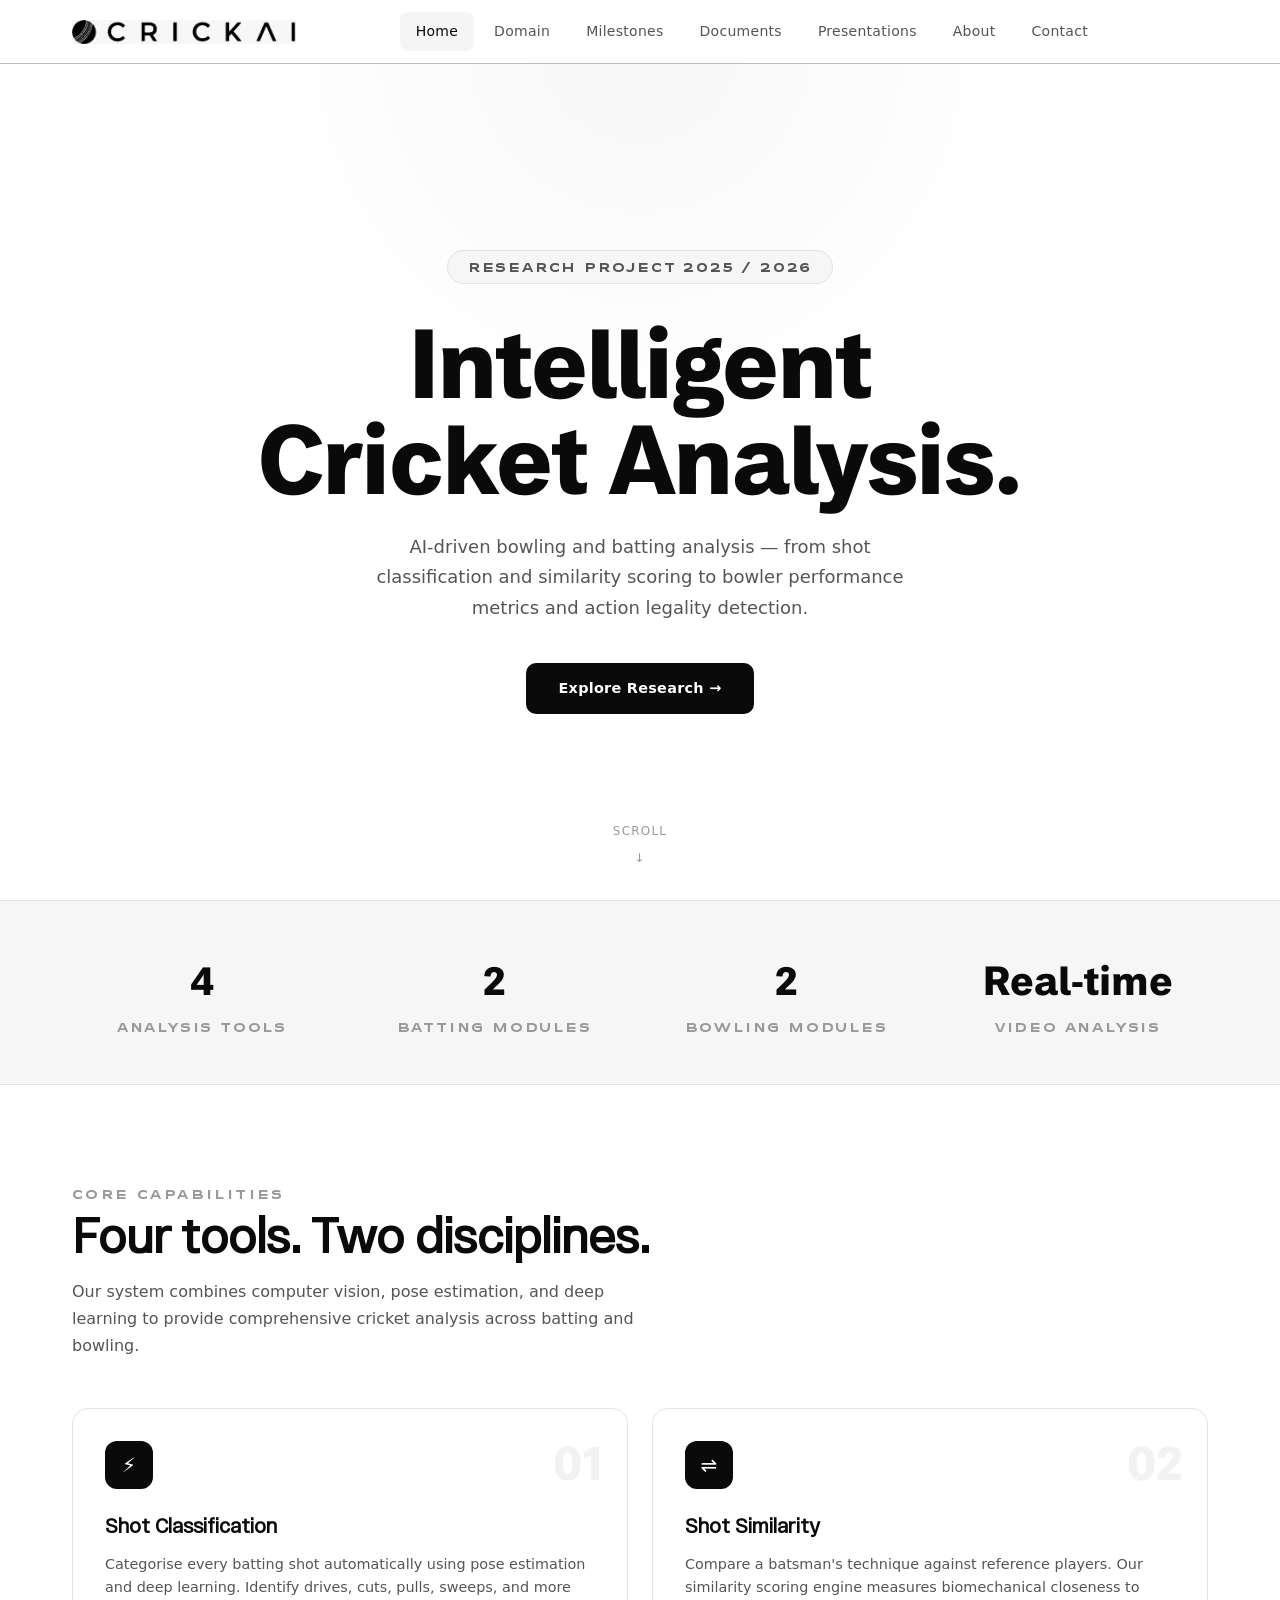
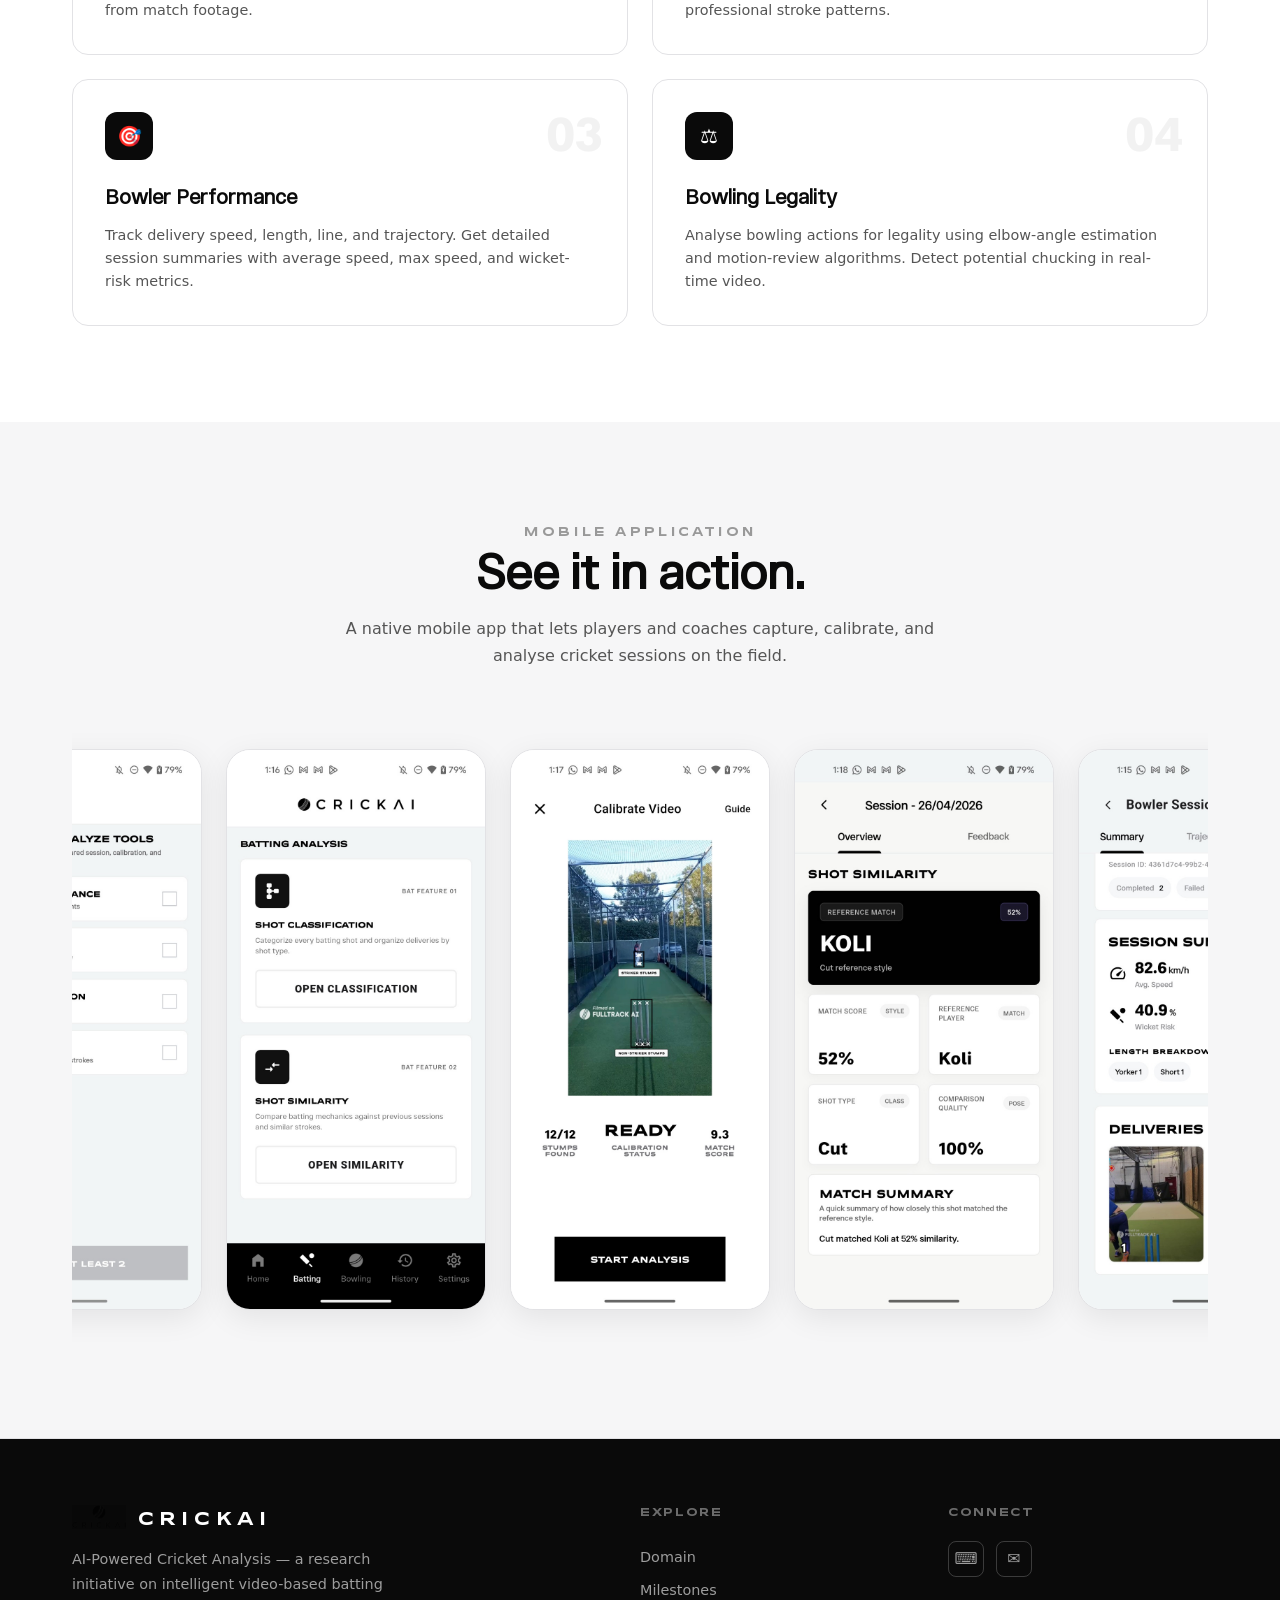
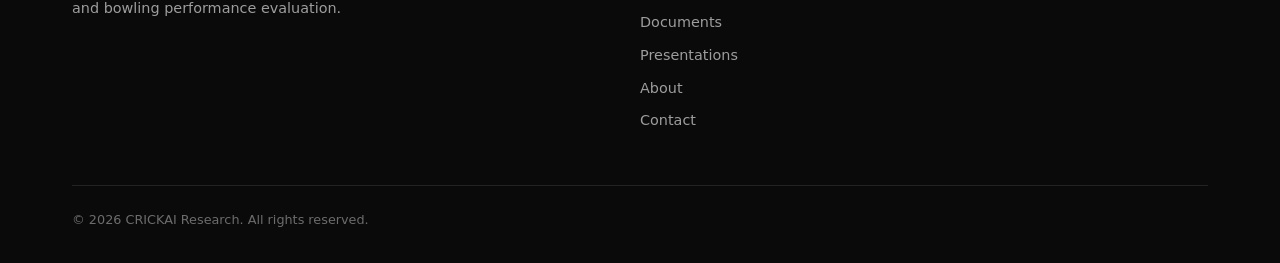
<file: index.html>
<!DOCTYPE html>
<html lang="en">
<head>
  <meta charset="UTF-8" />
  <meta name="viewport" content="width=device-width, initial-scale=1.0" />
  <title>CRICKAI — AI-Powered Cricket Analysis</title>
  <meta name="description" content="CrickAI is a research initiative using computer vision and deep learning to analyse cricket batting and bowling techniques in real time." />
  <link rel="stylesheet" href="style.css" />
</head>
<body>

<!-- ===== NAVBAR ===== -->
<nav class="navbar" id="navbar">
  <div class="container">
    <a href="index.html" class="nav-logo">
      <img src="assets/images/logo-black.jpeg" alt="CrickAI Logo" />
    </a>
    <div class="nav-links">
      <a href="index.html" class="active">Home</a>
      <a href="domain.html">Domain</a>
      <a href="milestones.html">Milestones</a>
      <a href="documents.html">Documents</a>
      <a href="presentations.html">Presentations</a>
      <a href="about.html">About</a>
      <a href="contact.html">Contact</a>
    </div>
    <div class="nav-right">
      
      <button class="hamburger" id="hamburger" aria-label="Menu">☰</button>
    </div>
  </div>
</nav>
<div class="mobile-nav" id="mobileNav">
  <a href="index.html">Home</a>
  <a href="domain.html">Domain</a>
  <a href="milestones.html">Milestones</a>
      <a href="documents.html">Documents</a>
      <a href="presentations.html">Presentations</a>
  <a href="about.html">About</a>
  <a href="contact.html">Contact</a>
</div>

<!-- ===== HERO ===== -->
<section class="hero" id="hero">
  <div class="hero-content fade-in">
    <span class="hero-badge">Research Project 2025 / 2026</span>
    <h1>Intelligent <span class="accent">Cricket</span> Analysis.</h1>
    <p>AI-driven bowling and batting analysis — from shot classification and similarity scoring to bowler performance metrics and action legality detection.</p>
    <a href="domain.html" class="hero-cta">Explore Research →</a>
  </div>
  <div class="hero-scroll">
    <span>SCROLL</span>
    <span>↓</span>
  </div>
</section>

<!-- ===== STATS ===== -->
<section class="stats-bar">
  <div class="container">
    <div class="stats-grid">
      <div class="stat-item fade-in">
        <h3>4</h3>
        <p>Analysis Tools</p>
      </div>
      <div class="stat-item fade-in">
        <h3>2</h3>
        <p>Batting Modules</p>
      </div>
      <div class="stat-item fade-in">
        <h3>2</h3>
        <p>Bowling Modules</p>
      </div>
      <div class="stat-item fade-in">
        <h3>Real‑time</h3>
        <p>Video Analysis</p>
      </div>
    </div>
  </div>
</section>

<!-- ===== FEATURES ===== -->
<section class="section" id="features">
  <div class="container">
    <span class="section-label fade-in">Core Capabilities</span>
    <h2 class="section-title fade-in">Four tools. Two disciplines.</h2>
    <p class="section-desc fade-in">Our system combines computer vision, pose estimation, and deep learning to provide comprehensive cricket analysis across batting and bowling.</p>

    <div class="features-grid">
      <div class="feature-card fade-in">
        <span class="feature-number">01</span>
        <div class="feature-icon">⚡</div>
        <h3>Shot Classification</h3>
        <p>Categorise every batting shot automatically using pose estimation and deep learning. Identify drives, cuts, pulls, sweeps, and more from match footage.</p>
      </div>
      <div class="feature-card fade-in">
        <span class="feature-number">02</span>
        <div class="feature-icon">⇌</div>
        <h3>Shot Similarity</h3>
        <p>Compare a batsman's technique against reference players. Our similarity scoring engine measures biomechanical closeness to professional stroke patterns.</p>
      </div>
      <div class="feature-card fade-in">
        <span class="feature-number">03</span>
        <div class="feature-icon">🎯</div>
        <h3>Bowler Performance</h3>
        <p>Track delivery speed, length, line, and trajectory. Get detailed session summaries with average speed, max speed, and wicket-risk metrics.</p>
      </div>
      <div class="feature-card fade-in">
        <span class="feature-number">04</span>
        <div class="feature-icon">⚖</div>
        <h3>Bowling Legality</h3>
        <p>Analyse bowling actions for legality using elbow-angle estimation and motion-review algorithms. Detect potential chucking in real-time video.</p>
      </div>
    </div>
  </div>
</section>

<!-- ===== APP SHOWCASE ===== -->
<section class="section showcase" id="showcase">
  <div class="container">
    <div class="showcase-header">
      <span class="section-label fade-in">Mobile Application</span>
      <h2 class="section-title fade-in">See it in action.</h2>
      <p class="section-desc fade-in">A native mobile app that lets players and coaches capture, calibrate, and analyse cricket sessions on the field.</p>
    </div>
    <div class="phone-carousel">
      <div class="phone-frame fade-in"><img src="assets/images/app-home.jpeg" alt="CrickAI Home Screen" loading="lazy" /></div>
      <div class="phone-frame fade-in"><img src="assets/images/app-batting.jpeg" alt="Batting Analysis" loading="lazy" /></div>
      <div class="phone-frame fade-in"><img src="assets/images/app-calibration.jpeg" alt="Video Calibration" loading="lazy" /></div>
      <div class="phone-frame fade-in"><img src="assets/images/app-similarity.jpeg" alt="Shot Similarity Results" loading="lazy" /></div>
      <div class="phone-frame fade-in"><img src="assets/images/app-bowler.jpeg" alt="Bowler Session Summary" loading="lazy" /></div>
    </div>
  </div>
</section>

<!-- ===== FOOTER ===== -->
<footer class="footer">
  <div class="container">
    <div class="footer-grid">
      <div class="footer-brand">
        <a href="index.html" class="nav-logo">
          <img src="assets/images/logo-white.jpeg" alt="CrickAI" />
          CRICKAI
        </a>
        <p>AI-Powered Cricket Analysis — a research initiative on intelligent video-based batting and bowling performance evaluation.</p>
      </div>
      <div>
        <h4>Explore</h4>
        <div class="footer-links">
          <a href="domain.html">Domain</a>
          <a href="milestones.html">Milestones</a>
      <a href="documents.html">Documents</a>
      <a href="presentations.html">Presentations</a>
          <a href="about.html">About</a>
          <a href="contact.html">Contact</a>
        </div>
      </div>
      <div>
        <h4>Connect</h4>
        <div class="footer-social">
          <a href="#" aria-label="GitHub">⌨</a>
          <a href="#" aria-label="Email">✉</a>
        </div>
      </div>
    </div>
    <div class="footer-bottom">© 2026 CRICKAI Research. All rights reserved.</div>
  </div>
</footer>

<script src="script.js"></script>
</body>
</html>
</file>
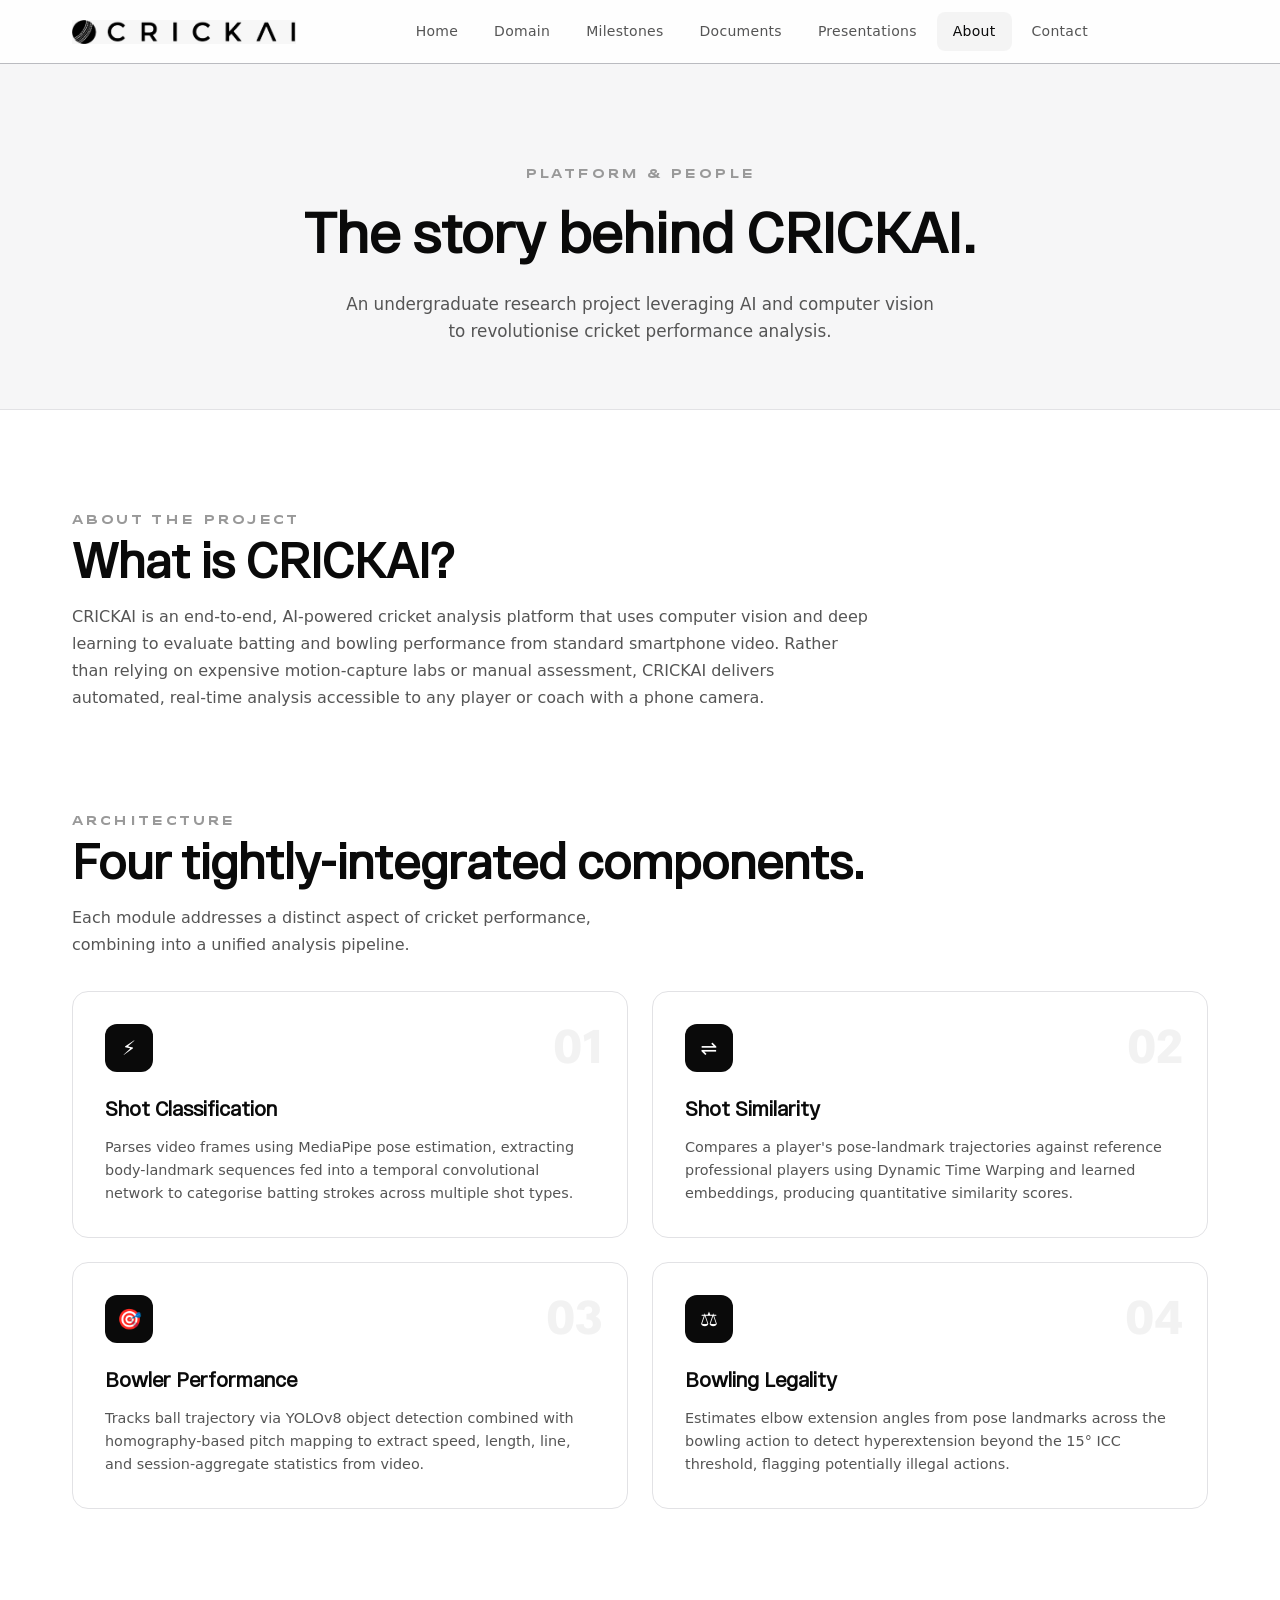
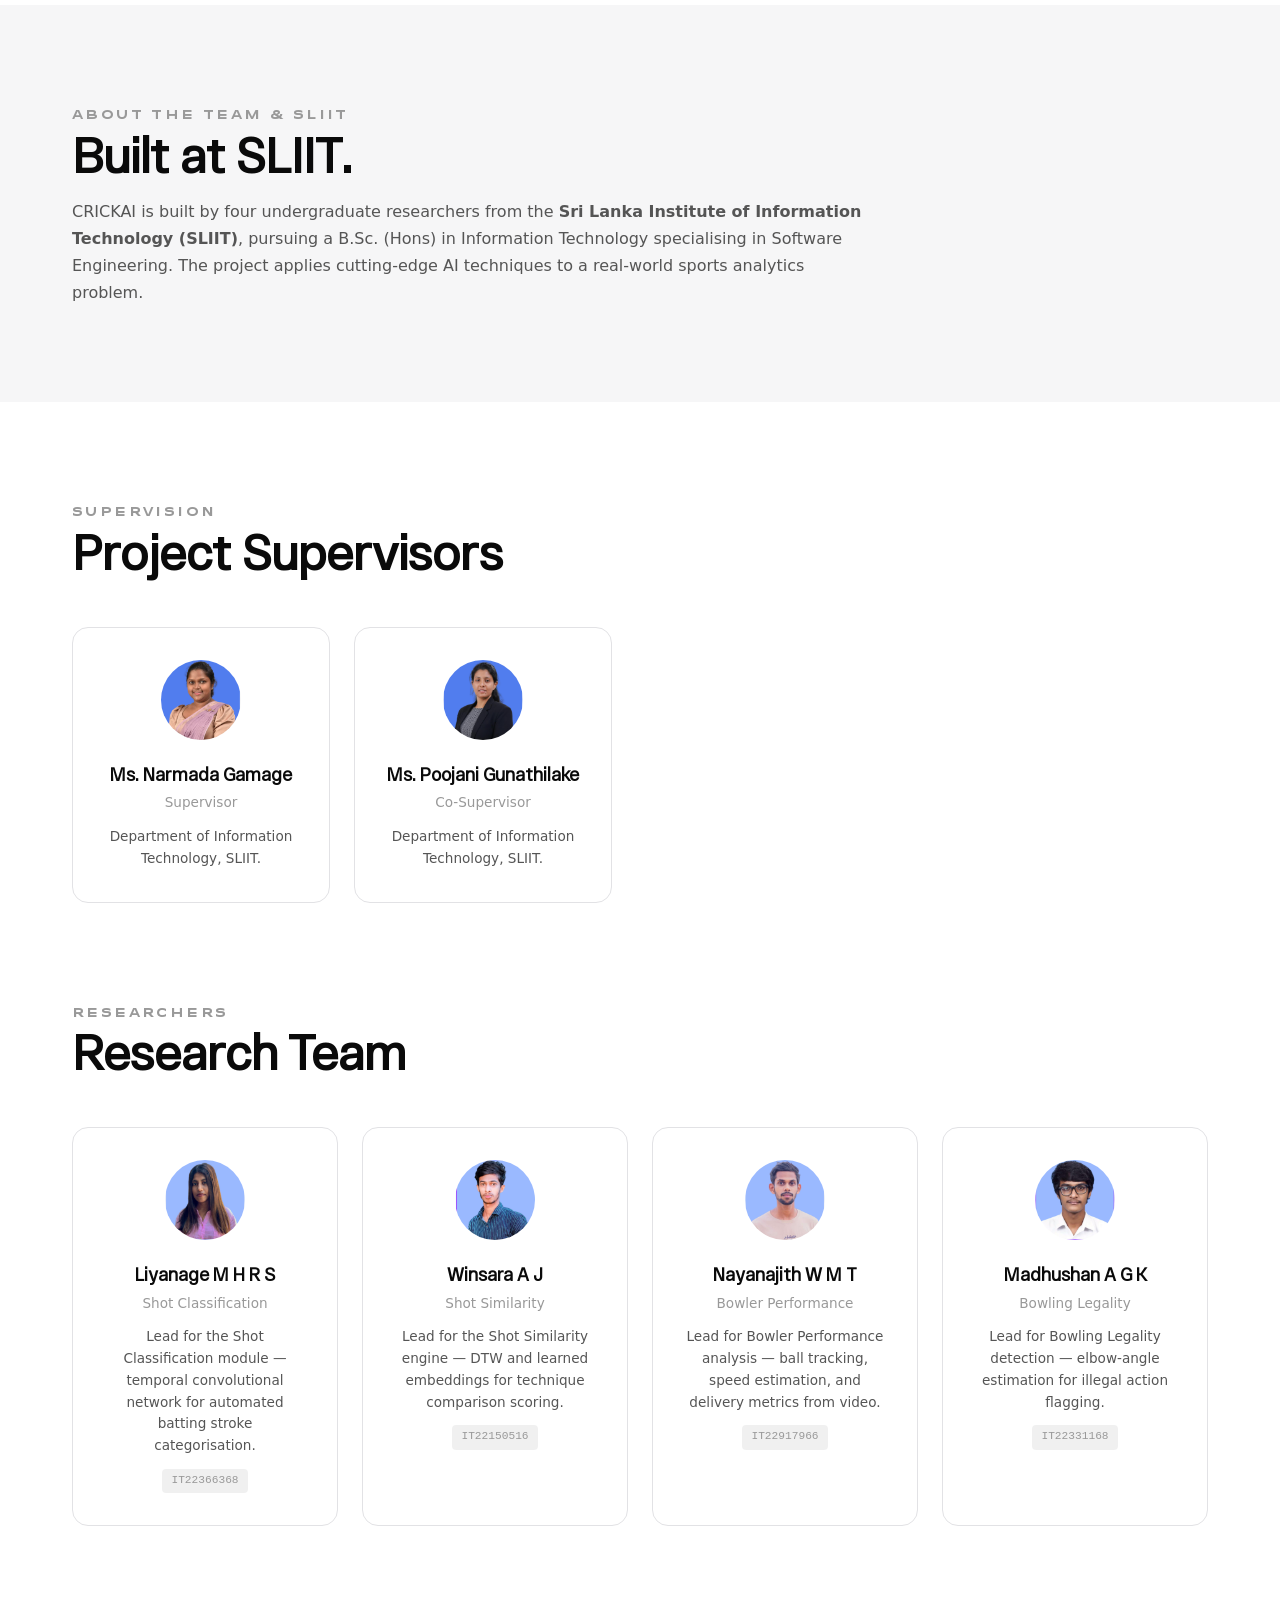
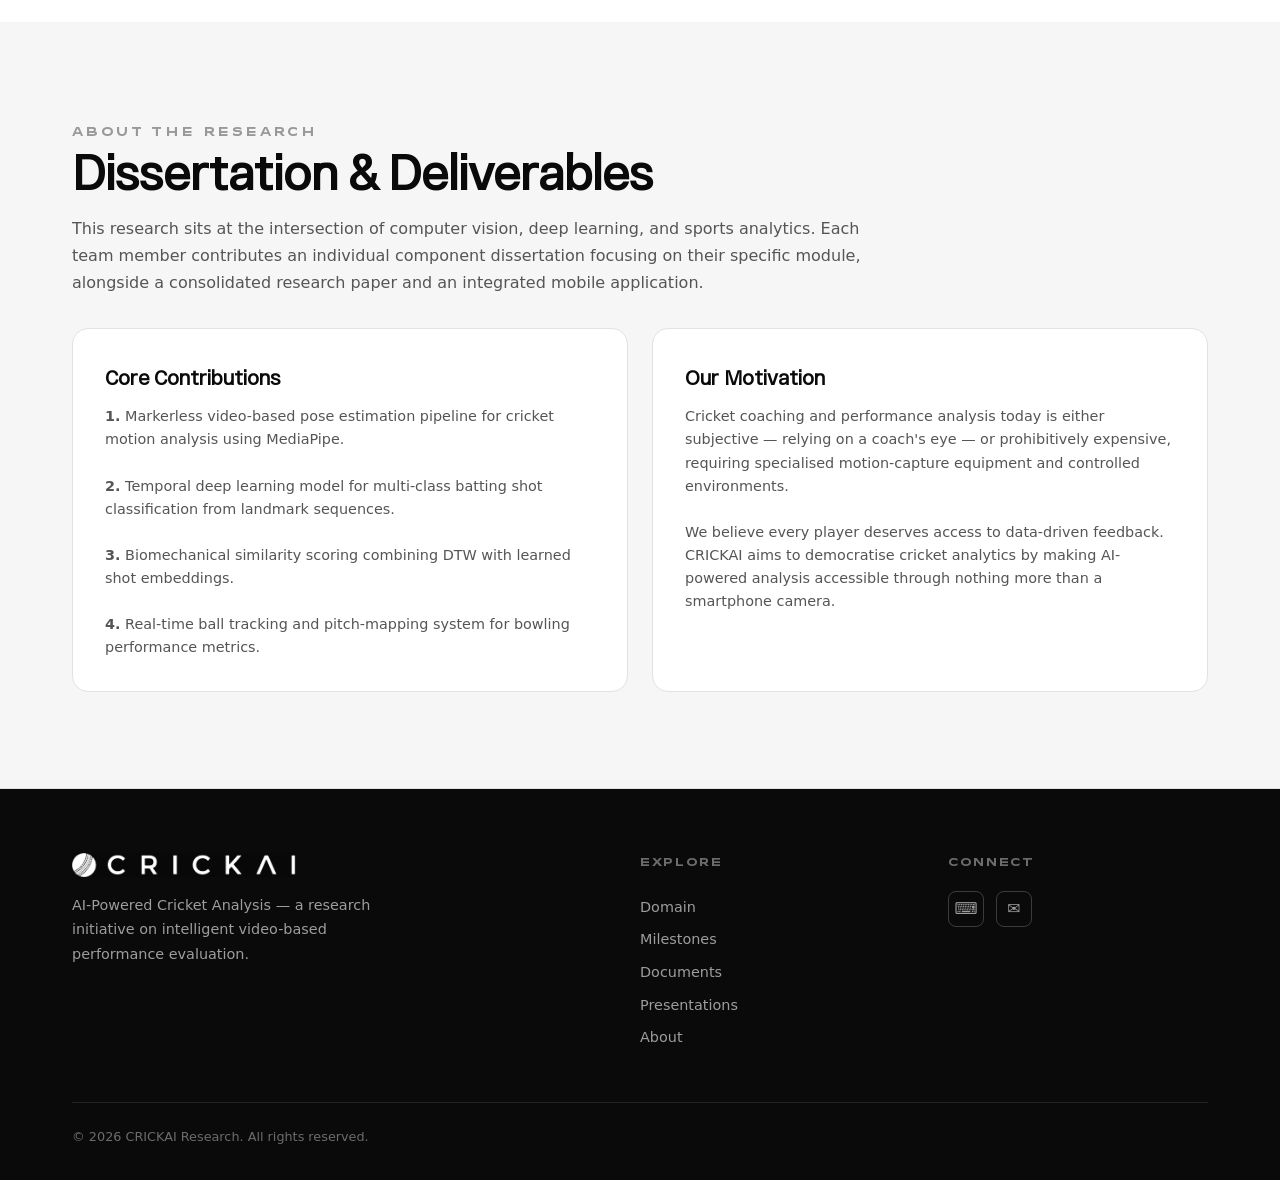
<file: about.html>
<!doctype html>
<html lang="en">
  <head>
    <meta charset="UTF-8" />
    <meta name="viewport" content="width=device-width, initial-scale=1.0" />
    <title>About — CRICKAI Research</title>
    <meta
      name="description"
      content="Meet the team behind CrickAI — the researchers driving AI-powered cricket analysis."
    />
    <link rel="stylesheet" href="style.css" />
  </head>
  <body>
    <nav class="navbar" id="navbar">
      <div class="container">
        <a href="index.html" class="nav-logo"
          ><img src="assets/images/logo-black.jpeg" alt="CrickAI"
        /></a>
        <div class="nav-links">
          <a href="index.html">Home</a>
          <a href="domain.html">Domain</a>
          <a href="milestones.html">Milestones</a>
          <a href="documents.html">Documents</a>
          <a href="presentations.html">Presentations</a>
          <a href="about.html" class="active">About</a>
          <a href="contact.html">Contact</a>
        </div>
        <div class="nav-right">
          <button class="hamburger" id="hamburger" aria-label="Menu">☰</button>
        </div>
      </div>
    </nav>
    <div class="mobile-nav" id="mobileNav">
      <a href="index.html">Home</a>
      <a href="domain.html">Domain</a>
      <a href="milestones.html">Milestones</a>
      <a href="documents.html">Documents</a>
      <a href="presentations.html">Presentations</a>
      <a href="about.html">About</a>
      <a href="contact.html">Contact</a>
    </div>

    <section class="page-hero">
      <div class="container">
        <span class="section-label">Platform & People</span>
        <h1>The story behind CRICKAI.</h1>
        <p>
          An undergraduate research project leveraging AI and computer vision to
          revolutionise cricket performance analysis.
        </p>
      </div>
    </section>

    <!-- About the Project -->
    <section class="section">
      <div class="container">
        <div class="about-project fade-in">
          <span class="section-label">About the Project</span>
          <h2 class="section-title">What is CRICKAI?</h2>
          <p class="section-desc" style="max-width: 800px">
            CRICKAI is an end-to-end, AI-powered cricket analysis platform that
            uses computer vision and deep learning to evaluate batting and
            bowling performance from standard smartphone video. Rather than
            relying on expensive motion-capture labs or manual assessment,
            CRICKAI delivers automated, real-time analysis accessible to any
            player or coach with a phone camera.
          </p>
        </div>
      </div>
    </section>

    <!-- Four Components -->
    <section class="section" style="padding-top: 0">
      <div class="container">
        <span class="section-label fade-in">Architecture</span>
        <h2 class="section-title fade-in">
          Four tightly-integrated components.
        </h2>
        <p class="section-desc fade-in">
          Each module addresses a distinct aspect of cricket performance,
          combining into a unified analysis pipeline.
        </p>

        <div class="features-grid" style="margin-top: 2rem">
          <div class="feature-card fade-in">
            <span class="feature-number">01</span>
            <div class="feature-icon">⚡</div>
            <h3>Shot Classification</h3>
            <p>
              Parses video frames using MediaPipe pose estimation, extracting
              body-landmark sequences fed into a temporal convolutional network
              to categorise batting strokes across multiple shot types.
            </p>
          </div>
          <div class="feature-card fade-in">
            <span class="feature-number">02</span>
            <div class="feature-icon">⇌</div>
            <h3>Shot Similarity</h3>
            <p>
              Compares a player's pose-landmark trajectories against reference
              professional players using Dynamic Time Warping and learned
              embeddings, producing quantitative similarity scores.
            </p>
          </div>
          <div class="feature-card fade-in">
            <span class="feature-number">03</span>
            <div class="feature-icon">🎯</div>
            <h3>Bowler Performance</h3>
            <p>
              Tracks ball trajectory via YOLOv8 object detection combined with
              homography-based pitch mapping to extract speed, length, line, and
              session-aggregate statistics from video.
            </p>
          </div>
          <div class="feature-card fade-in">
            <span class="feature-number">04</span>
            <div class="feature-icon">⚖</div>
            <h3>Bowling Legality</h3>
            <p>
              Estimates elbow extension angles from pose landmarks across the
              bowling action to detect hyperextension beyond the 15° ICC
              threshold, flagging potentially illegal actions.
            </p>
          </div>
        </div>
      </div>
    </section>

    <!-- About Team & SLIIT -->
    <section class="section" style="background: var(--bg-secondary)">
      <div class="container">
        <span class="section-label fade-in">About the Team & SLIIT</span>
        <h2 class="section-title fade-in">Built at SLIIT.</h2>
        <p class="section-desc fade-in" style="max-width: 800px">
          CRICKAI is built by four undergraduate researchers from the
          <strong>Sri Lanka Institute of Information Technology (SLIIT)</strong
          >, pursuing a B.Sc. (Hons) in Information Technology specialising in
          Software Engineering. The project applies cutting-edge AI techniques
          to a real-world sports analytics problem.
        </p>
      </div>
    </section>

    <!-- Supervisors -->
    <section class="section">
      <div class="container">
        <span class="section-label fade-in">Supervision</span>
        <h2 class="section-title fade-in">Project Supervisors</h2>
        <div class="team-grid" style="max-width: 540px">
          <div class="team-card fade-in">
            <img
              src="./assets/images/1.png"
              alt="Ms. Narmada Gamage"
              class="team-avatar"
              width="80"
              height="80"
              loading="lazy"
            />
            <h3>Ms. Narmada Gamage</h3>
            <p class="role">Supervisor</p>
            <p>Department of Information Technology, SLIIT.</p>
          </div>
          <div class="team-card fade-in">
            <img
              src="./assets/images/2.png"
              alt="Ms. Poojani Gunathilake"
              class="team-avatar"
              width="80"
              height="80"
              loading="lazy"
            />
            <h3>Ms. Poojani Gunathilake</h3>
            <p class="role">Co-Supervisor</p>
            <p>Department of Information Technology, SLIIT.</p>
          </div>
        </div>
      </div>
    </section>

    <!-- Research Team -->
    <section class="section" style="padding-top: 0">
      <div class="container">
        <span class="section-label fade-in">Researchers</span>
        <h2 class="section-title fade-in">Research Team</h2>
        <div class="team-grid">
          <div class="team-card fade-in">
            <img
              src="./assets/images/3.png"
              alt="Liyanage M H R S"
              class="team-avatar"
              width="80"
              height="80"
              loading="lazy"
            />
            <h3>Liyanage M H R S</h3>
            <p class="role">Shot Classification</p>
            <p>
              Lead for the Shot Classification module — temporal convolutional
              network for automated batting stroke categorisation.
            </p>
            <span class="team-id">IT22366368</span>
          </div>
          <div class="team-card fade-in">
            <img
              src="./assets/images/4.png"
              alt="Winsara A J"
              class="team-avatar"
              width="80"
              height="80"
              loading="lazy"
            />
            <h3>Winsara A J</h3>
            <p class="role">Shot Similarity</p>
            <p>
              Lead for the Shot Similarity engine — DTW and learned embeddings
              for technique comparison scoring.
            </p>
            <span class="team-id">IT22150516</span>
          </div>
          <div class="team-card fade-in">
            <img
              src="./assets/images/5.png"
              alt="Nayanajith W M T"
              class="team-avatar"
              width="80"
              height="80"
              loading="lazy"
            />
            <h3>Nayanajith W M T</h3>
            <p class="role">Bowler Performance</p>
            <p>
              Lead for Bowler Performance analysis — ball tracking, speed
              estimation, and delivery metrics from video.
            </p>
            <span class="team-id">IT22917966</span>
          </div>
          <div class="team-card fade-in">
            <img
              src="./assets/images/6.png"
              alt="Madhushan A G K"
              class="team-avatar"
              width="80"
              height="80"
              loading="lazy"
            />
            <h3>Madhushan A G K</h3>
            <p class="role">Bowling Legality</p>
            <p>
              Lead for Bowling Legality detection — elbow-angle estimation for
              illegal action flagging.
            </p>
            <span class="team-id">IT22331168</span>
          </div>
        </div>
      </div>
    </section>

    <!-- Research Scope -->
    <section class="section" style="background: var(--bg-secondary)">
      <div class="container">
        <span class="section-label fade-in">About the Research</span>
        <h2 class="section-title fade-in">Dissertation & Deliverables</h2>
        <p class="section-desc fade-in" style="max-width: 800px">
          This research sits at the intersection of computer vision, deep
          learning, and sports analytics. Each team member contributes an
          individual component dissertation focusing on their specific module,
          alongside a consolidated research paper and an integrated mobile
          application.
        </p>

        <div class="features-grid" style="margin-top: 2rem">
          <div class="feature-card fade-in">
            <h3>Core Contributions</h3>
            <p>
              <strong>1.</strong> Markerless video-based pose estimation
              pipeline for cricket motion analysis using MediaPipe.<br /><br />
              <strong>2.</strong> Temporal deep learning model for multi-class
              batting shot classification from landmark sequences.<br /><br />
              <strong>3.</strong> Biomechanical similarity scoring combining DTW
              with learned shot embeddings.<br /><br />
              <strong>4.</strong> Real-time ball tracking and pitch-mapping
              system for bowling performance metrics.
            </p>
          </div>
          <div class="feature-card fade-in">
            <h3>Our Motivation</h3>
            <p>
              Cricket coaching and performance analysis today is either
              subjective — relying on a coach's eye — or prohibitively
              expensive, requiring specialised motion-capture equipment and
              controlled environments.<br /><br />
              We believe every player deserves access to data-driven feedback.
              CRICKAI aims to democratise cricket analytics by making AI-powered
              analysis accessible through nothing more than a smartphone camera.
            </p>
          </div>
        </div>
      </div>
    </section>

    <footer class="footer">
      <div class="container">
        <div class="footer-grid">
          <div class="footer-brand">
            <a href="index.html" class="nav-logo"
              ><img src="assets/images/logo-black.jpeg" alt="CrickAI"
            /></a>
            <p>
              AI-Powered Cricket Analysis — a research initiative on intelligent
              video-based performance evaluation.
            </p>
          </div>
          <div>
            <h4>Explore</h4>
            <div class="footer-links">
              <a href="domain.html">Domain</a>
              <a href="milestones.html">Milestones</a>
              <a href="documents.html">Documents</a>
              <a href="presentations.html">Presentations</a>
              <a href="about.html">About</a>
            </div>
          </div>
          <div>
            <h4>Connect</h4>
            <div class="footer-social">
              <a href="#" aria-label="GitHub">⌨</a>
              <a href="#" aria-label="Email">✉</a>
            </div>
          </div>
        </div>
        <div class="footer-bottom">
          © 2026 CRICKAI Research. All rights reserved.
        </div>
      </div>
    </footer>

    <script src="script.js"></script>
  </body>
</html>
</file>
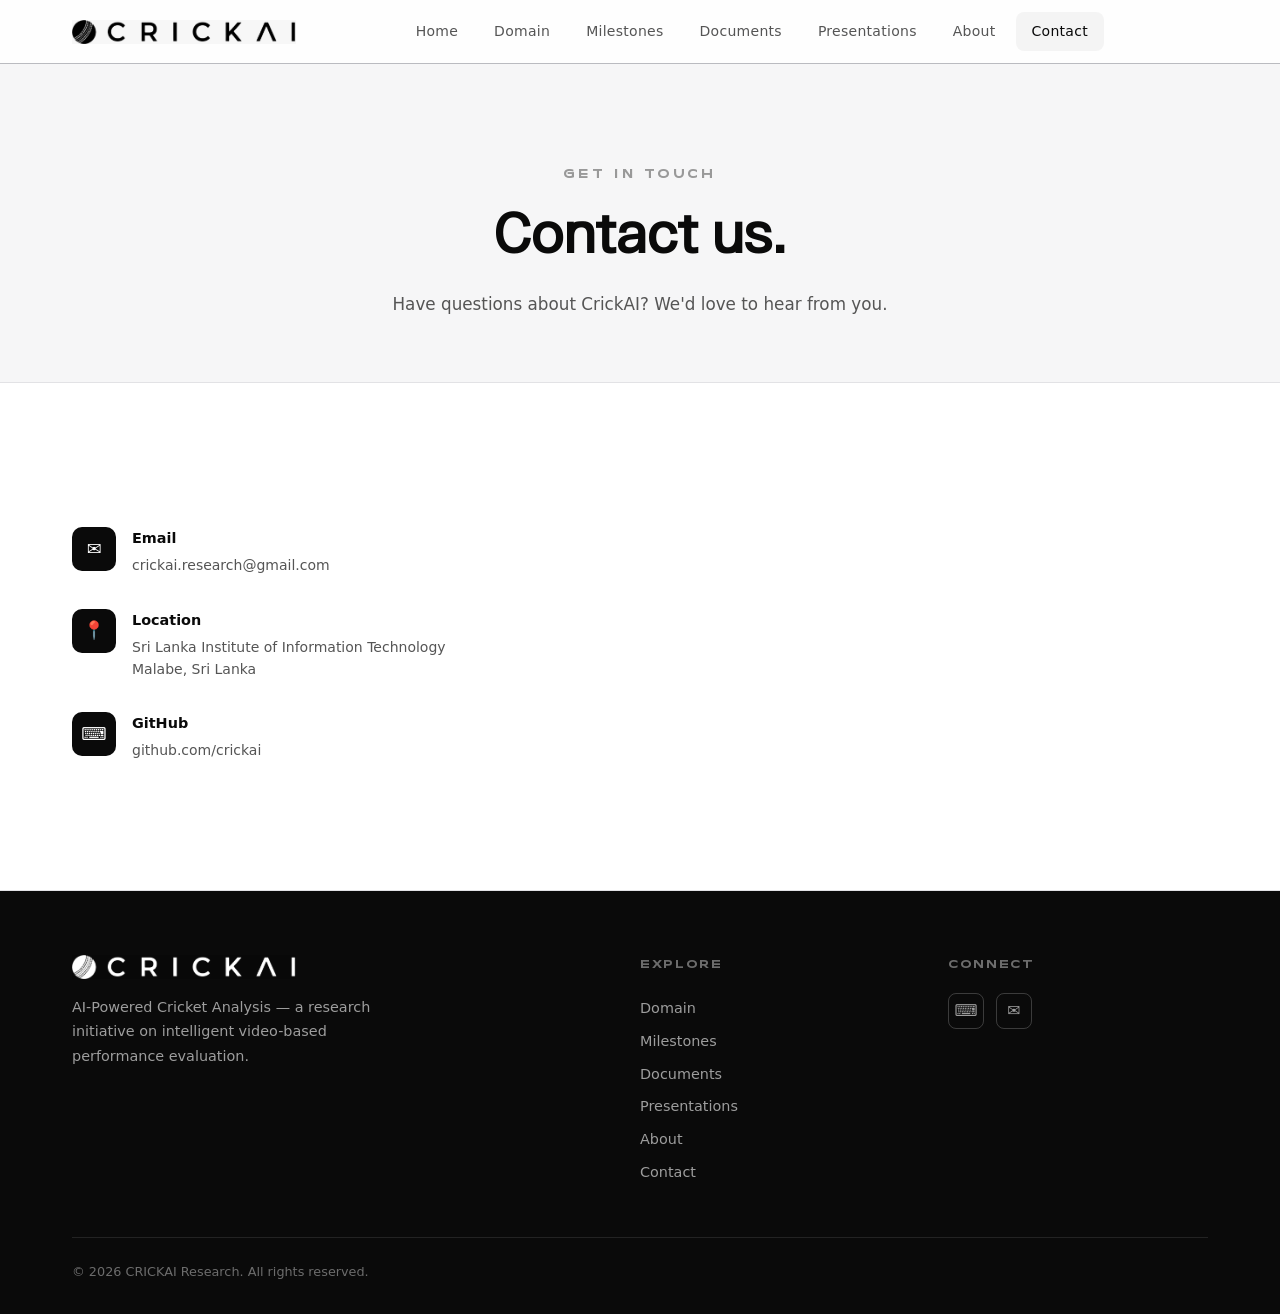
<file: contact.html>
<!DOCTYPE html>
<html lang="en">
<head>
  <meta charset="UTF-8" />
  <meta name="viewport" content="width=device-width, initial-scale=1.0" />
  <title>Contact — CRICKAI Research</title>
  <meta name="description" content="Get in touch with the CrickAI research team." />
  <link rel="stylesheet" href="style.css" />
</head>
<body>

<nav class="navbar" id="navbar">
  <div class="container">
    <a href="index.html" class="nav-logo"><img src="assets/images/logo-black.jpeg" alt="CrickAI" /></a>
    <div class="nav-links">
      <a href="index.html">Home</a>
      <a href="domain.html">Domain</a>
      <a href="milestones.html">Milestones</a>
      <a href="documents.html">Documents</a>
      <a href="presentations.html">Presentations</a>
      <a href="about.html">About</a>
      <a href="contact.html" class="active">Contact</a>
    </div>
    <div class="nav-right">
      
      <button class="hamburger" id="hamburger" aria-label="Menu">☰</button>
    </div>
  </div>
</nav>
<div class="mobile-nav" id="mobileNav">
  <a href="index.html">Home</a>
  <a href="domain.html">Domain</a>
  <a href="milestones.html">Milestones</a>
      <a href="documents.html">Documents</a>
      <a href="presentations.html">Presentations</a>
  <a href="about.html">About</a>
  <a href="contact.html">Contact</a>
</div>

<section class="page-hero">
  <div class="container">
    <span class="section-label">Get In Touch</span>
    <h1>Contact us.</h1>
    <p>Have questions about CrickAI? We'd love to hear from you.</p>
  </div>
</section>

<section class="section">
  <div class="container">
    <div class="contact-grid">
      <div>
        <div class="contact-info-item fade-in">
          <div class="contact-icon">✉</div>
          <div>
            <h4>Email</h4>
            <a href="mailto:crickai.research@gmail.com" aria-label="Email"><p>crickai.research@gmail.com</p></a>
          </div>
        </div>
        <div class="contact-info-item fade-in">
          <div class="contact-icon">📍</div>
          <div>
            <h4>Location</h4>
            <p>Sri Lanka Institute of Information Technology<br />Malabe, Sri Lanka</p>
          </div>
        </div>
        <div class="contact-info-item fade-in">
          <div class="contact-icon">⌨</div>
          <div>
            <h4>GitHub</h4>
            <p>github.com/crickai</p>
          </div>
        </div>
      </div>
      <!-- <form class="contact-form fade-in" onsubmit="event.preventDefault(); alert('Message sent! (Demo)');">
        <input type="text" placeholder="Your Name" required id="contact-name" />
        <input type="email" placeholder="Your Email" required id="contact-email" />
        <input type="text" placeholder="Subject" id="contact-subject" />
        <textarea rows="5" placeholder="Your Message" required id="contact-message"></textarea>
        <button type="submit">Send Message →</button>
      </form> -->
    </div>
  </div>
</section>

<footer class="footer">
  <div class="container">
    <div class="footer-grid">
      <div class="footer-brand">
        <a href="index.html" class="nav-logo"><img src="assets/images/logo-black.jpeg" alt="CrickAI" /></a>
        <p>AI-Powered Cricket Analysis — a research initiative on intelligent video-based performance evaluation.</p>
      </div>
      <div>
        <h4>Explore</h4>
        <div class="footer-links">
          <a href="domain.html">Domain</a>
          <a href="milestones.html">Milestones</a>
      <a href="documents.html">Documents</a>
      <a href="presentations.html">Presentations</a>
          <a href="about.html">About</a>
          <a href="contact.html">Contact</a>
        </div>
      </div>
      <div>
        <h4>Connect</h4>
        <div class="footer-social">
          <a href="#" aria-label="GitHub">⌨</a>
          <a href="#" aria-label="Email">✉</a>
        </div>
      </div>
    </div>
    <div class="footer-bottom">© 2026 CRICKAI Research. All rights reserved.</div>
  </div>
</footer>

<script src="script.js"></script>
</body>
</html>
</file>
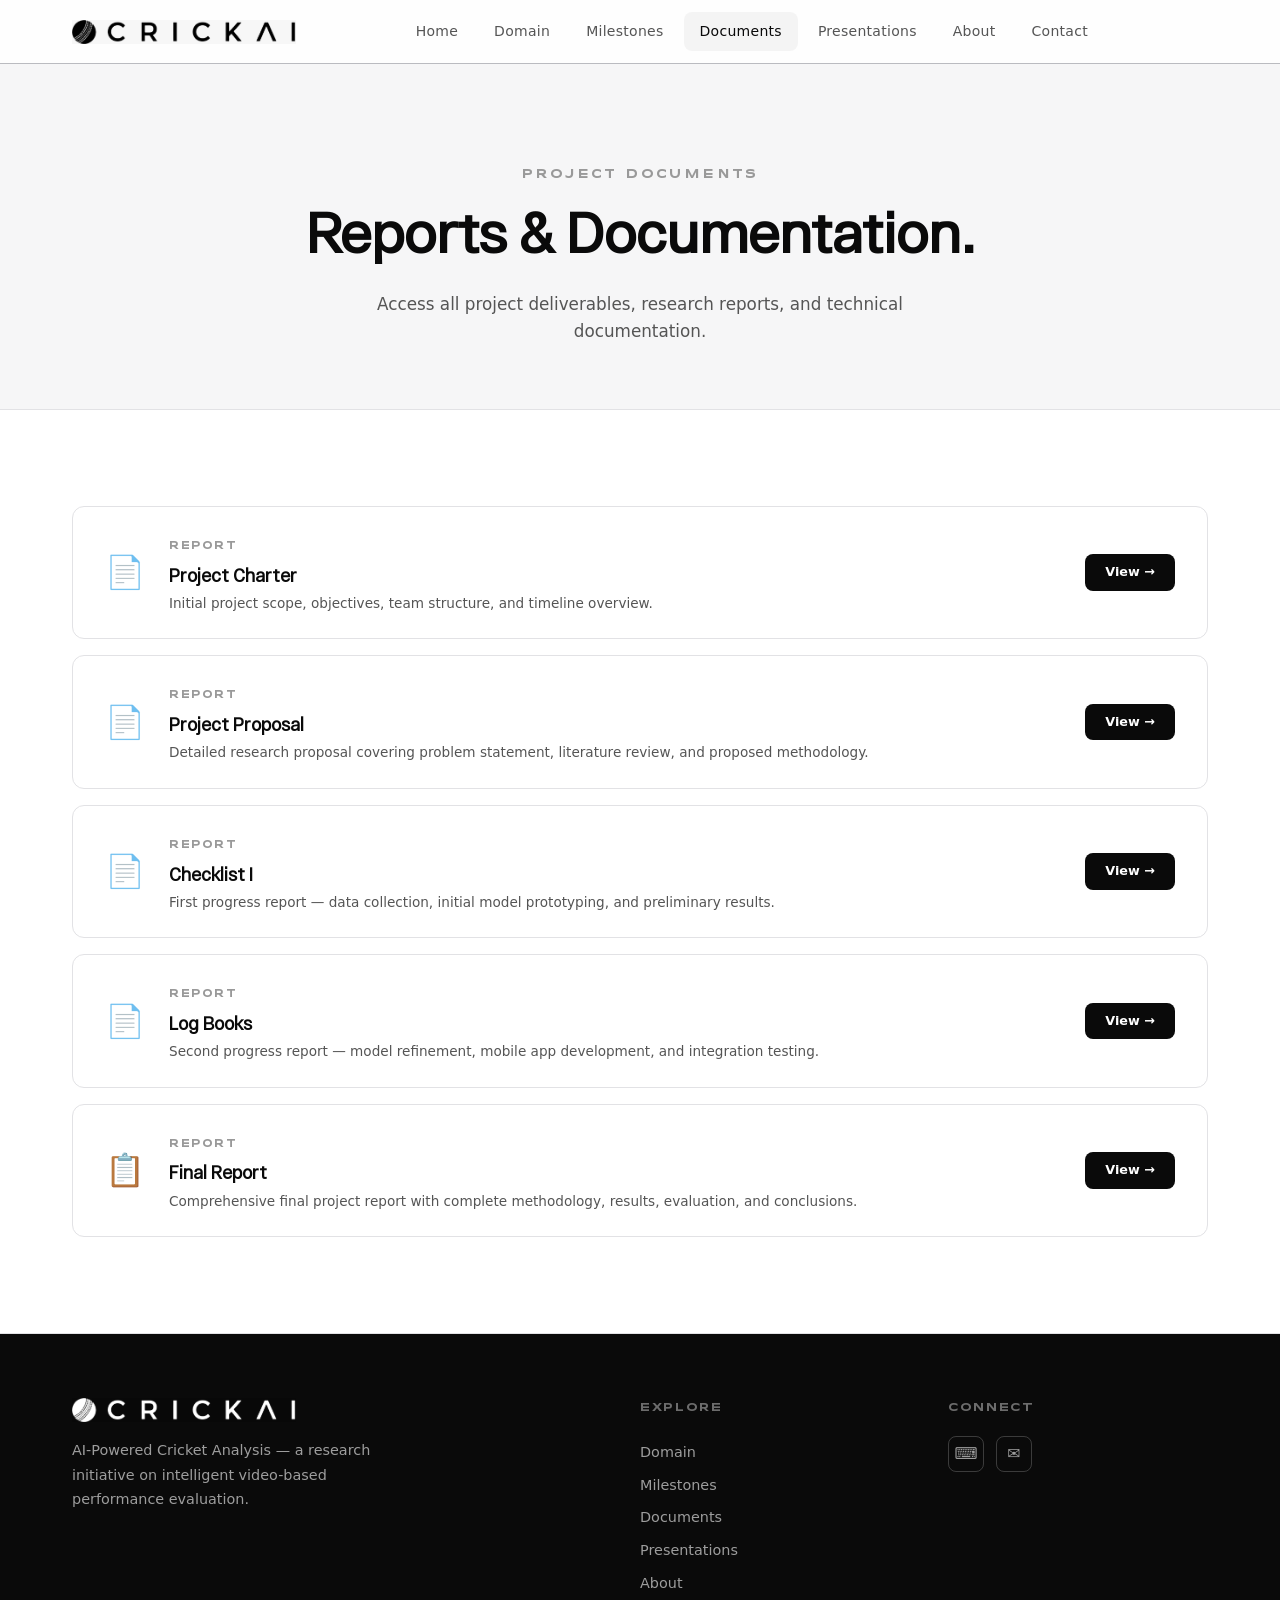
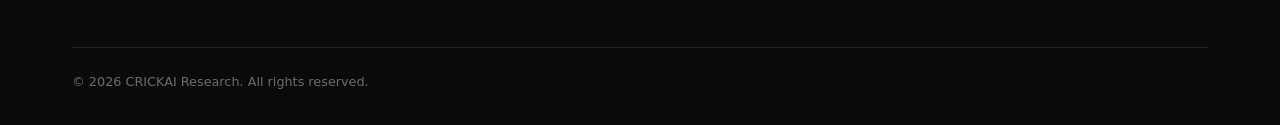
<file: documents.html>
<!DOCTYPE html>
<html lang="en">
<head>
  <meta charset="UTF-8" />
  <meta name="viewport" content="width=device-width, initial-scale=1.0" />
  <title>Documents — CRICKAI Research</title>
  <meta name="description" content="Access all project documents, reports, and research papers from the CrickAI project." />
  <link rel="stylesheet" href="style.css" />
</head>
<body>

<nav class="navbar" id="navbar">
  <div class="container">
    <a href="index.html" class="nav-logo"><img src="assets/images/logo-black.jpeg" alt="CrickAI" /></a>
    <div class="nav-links">
      <a href="index.html">Home</a>
      <a href="domain.html">Domain</a>
      <a href="milestones.html">Milestones</a>
      <a href="documents.html" class="active">Documents</a>
      <a href="presentations.html">Presentations</a>
      <a href="about.html">About</a>
      <a href="contact.html">Contact</a>
    </div>
    <div class="nav-right">
      <button class="hamburger" id="hamburger" aria-label="Menu">☰</button>
    </div>
  </div>
</nav>
<div class="mobile-nav" id="mobileNav">
  <a href="index.html">Home</a>
  <a href="domain.html">Domain</a>
  <a href="milestones.html">Milestones</a>
  <a href="documents.html">Documents</a>
  <a href="presentations.html">Presentations</a>
  <a href="about.html">About</a>
  <a href="contact.html">Contact</a>
</div>

<section class="page-hero">
  <div class="container">
    <span class="section-label">Project Documents</span>
    <h1>Reports & Documentation.</h1>
    <p>Access all project deliverables, research reports, and technical documentation.</p>
  </div>
</section>

<section class="section">
  <div class="container">
    <div class="docs-grid">

      <div class="doc-card fade-in">
        <div class="doc-icon">📄</div>
        <div class="doc-info">
          <span class="doc-type">Report</span>
          <h3>Project Charter</h3>
          <p>Initial project scope, objectives, team structure, and timeline overview.</p>
        </div>
        <a href="https://drive.google.com/file/d/10Cbi7zD3931-elLnOvMM7OcQKWaBGuM4/view?usp=drive_link" class="doc-download">View →</a>
      </div>

      <div class="doc-card fade-in">
        <div class="doc-icon">📄</div>
        <div class="doc-info">
          <span class="doc-type">Report</span>
          <h3>Project Proposal</h3>
          <p>Detailed research proposal covering problem statement, literature review, and proposed methodology.</p>
        </div>
        <a href="https://drive.google.com/drive/folders/1hxaQI7-w4LCMpYXn5xewUZIjJt5d9HI0?usp=drive_link" class="doc-download">View →</a>
      </div>

      <div class="doc-card fade-in">
        <div class="doc-icon">📄</div>
        <div class="doc-info">
          <span class="doc-type">Report</span>
          <h3>Checklist I</h3>
          <p>First progress report — data collection, initial model prototyping, and preliminary results.</p>
        </div>
        <a href="https://drive.google.com/file/d/1PRh_MRa9GyGVmFEB5bMSkpuu-Mc08_o5/view?usp=drive_link" class="doc-download">View →</a>
      </div>

      <div class="doc-card fade-in">
        <div class="doc-icon">📄</div>
        <div class="doc-info">
          <span class="doc-type">Report</span>
          <h3>Log Books</h3>
          <p>Second progress report — model refinement, mobile app development, and integration testing.</p>
        </div>
        <a href="https://drive.google.com/file/d/11SDiDov-mIRys5lSBmCfqIaVD4uz2-8K/view?usp=drive_link" class="doc-download">View →</a>
      </div>

      <!-- <div class="doc-card fade-in">
        <div class="doc-icon">📝</div>
        <div class="doc-info">
          <span class="doc-type">Paper</span>
          <h3>Research Paper</h3>
          <p>Academic publication detailing our approach to AI-powered cricket analysis using pose estimation and deep learning.</p>
        </div>
        <a href="#" class="doc-download">View →</a>
      </div> -->

      <div class="doc-card fade-in">
        <div class="doc-icon">📋</div>
        <div class="doc-info">
          <span class="doc-type">Report</span>
          <h3>Final Report</h3>
          <p>Comprehensive final project report with complete methodology, results, evaluation, and conclusions.</p>
        </div>
        <a href="https://drive.google.com/drive/folders/1RWK2YQXjXDRSh-UMmyzYYsadwq6cRjwi?usp=drive_link" class="doc-download">View →</a>
      </div>

    </div>
  </div>
</section>

<footer class="footer">
  <div class="container">
    <div class="footer-grid">
      <div class="footer-brand">
        <a href="index.html" class="nav-logo"><img src="assets/images/logo-black.jpeg" alt="CrickAI" /></a>
        <p>AI-Powered Cricket Analysis — a research initiative on intelligent video-based performance evaluation.</p>
      </div>
      <div>
        <h4>Explore</h4>
        <div class="footer-links">
          <a href="domain.html">Domain</a>
          <a href="milestones.html">Milestones</a>
          <a href="documents.html">Documents</a>
          <a href="presentations.html">Presentations</a>
          <a href="about.html">About</a>
        </div>
      </div>
      <div>
        <h4>Connect</h4>
        <div class="footer-social">
          <a href="#" aria-label="GitHub">⌨</a>
          <a href="#" aria-label="Email">✉</a>
        </div>
      </div>
    </div>
    <div class="footer-bottom">© 2026 CRICKAI Research. All rights reserved.</div>
  </div>
</footer>

<script src="script.js"></script>
</body>
</html>
</file>
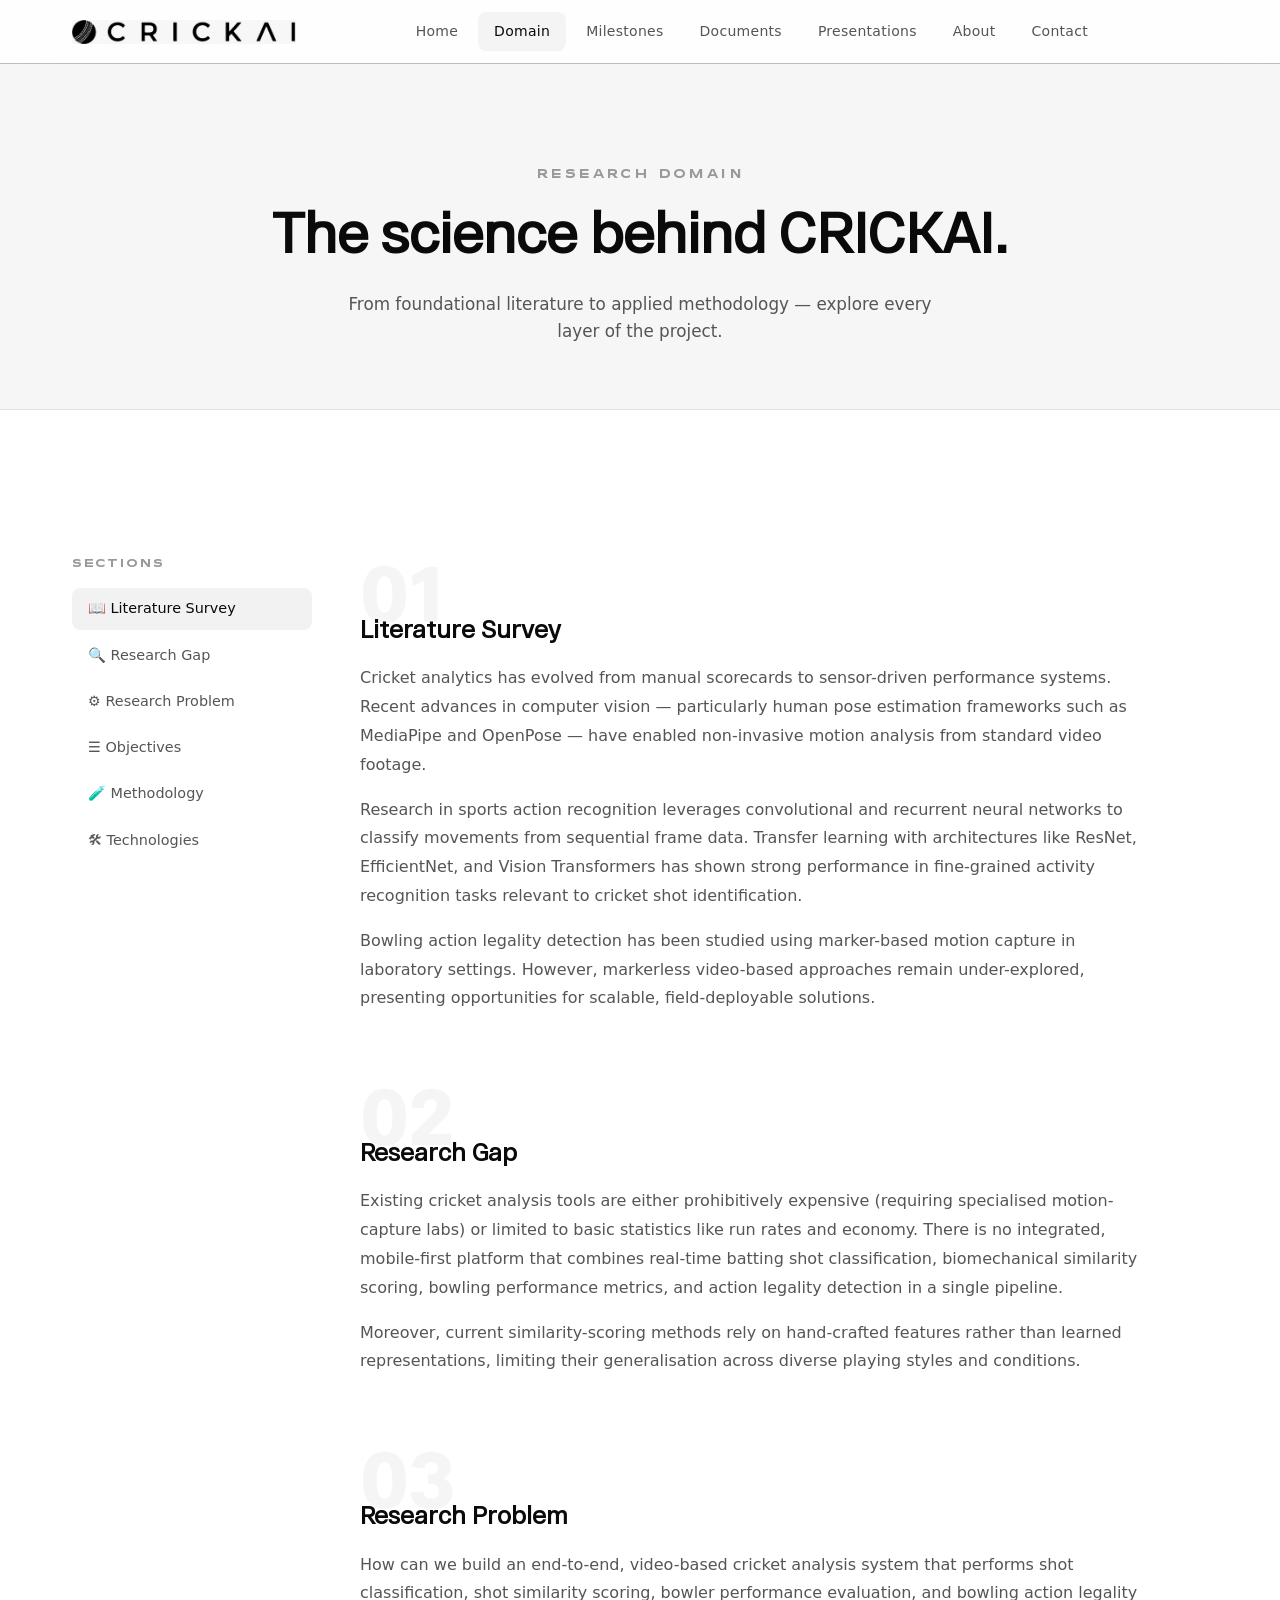
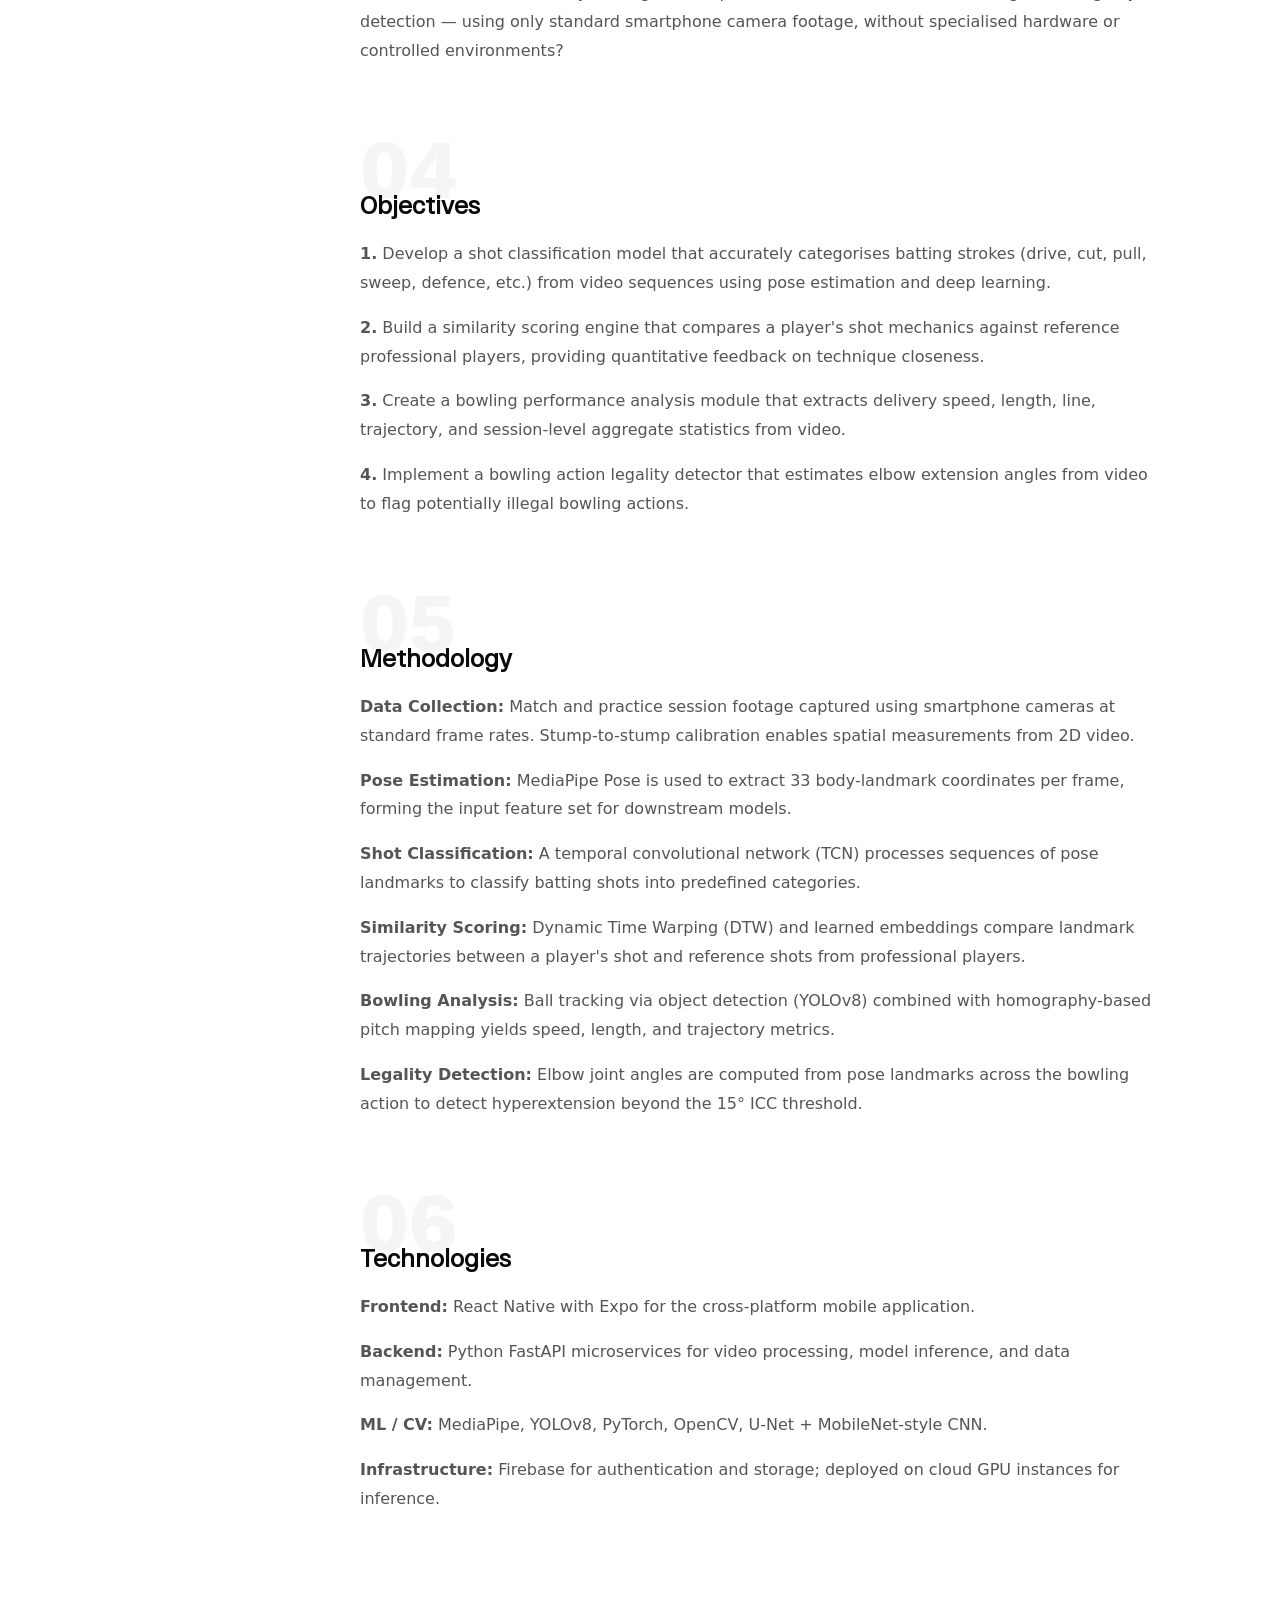
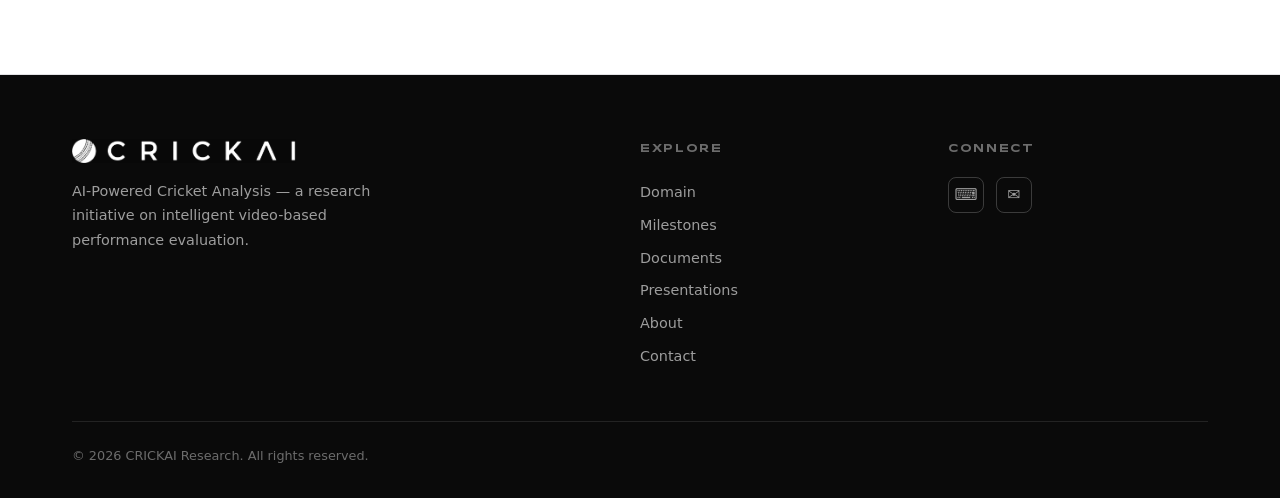
<file: domain.html>
<!DOCTYPE html>
<html lang="en">
<head>
  <meta charset="UTF-8" />
  <meta name="viewport" content="width=device-width, initial-scale=1.0" />
  <title>Domain — CRICKAI Research</title>
  <meta name="description" content="Explore the research domain behind CrickAI — from literature survey to methodology." />
  <link rel="stylesheet" href="style.css" />
</head>
<body>

<nav class="navbar" id="navbar">
  <div class="container">
    <a href="index.html" class="nav-logo"><img src="assets/images/logo-black.jpeg" alt="CrickAI" /></a>
    <div class="nav-links">
      <a href="index.html">Home</a>
      <a href="domain.html" class="active">Domain</a>
      <a href="milestones.html">Milestones</a>
      <a href="documents.html">Documents</a>
      <a href="presentations.html">Presentations</a>
      <a href="about.html">About</a>
      <a href="contact.html">Contact</a>
    </div>
    <div class="nav-right">
      
      <button class="hamburger" id="hamburger" aria-label="Menu">☰</button>
    </div>
  </div>
</nav>
<div class="mobile-nav" id="mobileNav">
  <a href="index.html">Home</a>
  <a href="domain.html">Domain</a>
  <a href="milestones.html">Milestones</a>
      <a href="documents.html">Documents</a>
      <a href="presentations.html">Presentations</a>
  <a href="about.html">About</a>
  <a href="contact.html">Contact</a>
</div>

<section class="page-hero">
  <div class="container">
    <span class="section-label">Research Domain</span>
    <h1>The science behind CRICKAI.</h1>
    <p>From foundational literature to applied methodology — explore every layer of the project.</p>
  </div>
</section>

<section class="section">
  <div class="container">
    <div class="domain-layout">
      <aside class="domain-sidebar">
        <h4>Sections</h4>
        <a href="#lit" class="active">📖 Literature Survey</a>
        <a href="#gap">🔍 Research Gap</a>
        <a href="#problem">⚙ Research Problem</a>
        <a href="#objectives">☰ Objectives</a>
        <a href="#methodology">🧪 Methodology</a>
        <a href="#tech">🛠 Technologies</a>
      </aside>

      <div class="domain-content">
        <!-- Literature Survey -->
        <div class="domain-block fade-in" id="lit">
          <div class="block-number">01</div>
          <h3>Literature Survey</h3>
          <p>Cricket analytics has evolved from manual scorecards to sensor-driven performance systems. Recent advances in computer vision — particularly human pose estimation frameworks such as MediaPipe and OpenPose — have enabled non-invasive motion analysis from standard video footage.</p>
          <p>Research in sports action recognition leverages convolutional and recurrent neural networks to classify movements from sequential frame data. Transfer learning with architectures like ResNet, EfficientNet, and Vision Transformers has shown strong performance in fine-grained activity recognition tasks relevant to cricket shot identification.</p>
          <p>Bowling action legality detection has been studied using marker-based motion capture in laboratory settings. However, markerless video-based approaches remain under-explored, presenting opportunities for scalable, field-deployable solutions.</p>
        </div>

        <!-- Research Gap -->
        <div class="domain-block fade-in" id="gap">
          <div class="block-number">02</div>
          <h3>Research Gap</h3>
          <p>Existing cricket analysis tools are either prohibitively expensive (requiring specialised motion-capture labs) or limited to basic statistics like run rates and economy. There is no integrated, mobile-first platform that combines real-time batting shot classification, biomechanical similarity scoring, bowling performance metrics, and action legality detection in a single pipeline.</p>
          <p>Moreover, current similarity-scoring methods rely on hand-crafted features rather than learned representations, limiting their generalisation across diverse playing styles and conditions.</p>
        </div>

        <!-- Research Problem -->
        <div class="domain-block fade-in" id="problem">
          <div class="block-number">03</div>
          <h3>Research Problem</h3>
          <p>How can we build an end-to-end, video-based cricket analysis system that performs shot classification, shot similarity scoring, bowler performance evaluation, and bowling action legality detection — using only standard smartphone camera footage, without specialised hardware or controlled environments?</p>
        </div>

        <!-- Objectives -->
        <div class="domain-block fade-in" id="objectives">
          <div class="block-number">04</div>
          <h3>Objectives</h3>
          <p><strong>1.</strong> Develop a shot classification model that accurately categorises batting strokes (drive, cut, pull, sweep, defence, etc.) from video sequences using pose estimation and deep learning.</p>
          <p><strong>2.</strong> Build a similarity scoring engine that compares a player's shot mechanics against reference professional players, providing quantitative feedback on technique closeness.</p>
          <p><strong>3.</strong> Create a bowling performance analysis module that extracts delivery speed, length, line, trajectory, and session-level aggregate statistics from video.</p>
          <p><strong>4.</strong> Implement a bowling action legality detector that estimates elbow extension angles from video to flag potentially illegal bowling actions.</p>
        </div>

        <!-- Methodology -->
        <div class="domain-block fade-in" id="methodology">
          <div class="block-number">05</div>
          <h3>Methodology</h3>
          <p><strong>Data Collection:</strong> Match and practice session footage captured using smartphone cameras at standard frame rates. Stump-to-stump calibration enables spatial measurements from 2D video.</p>
          <p><strong>Pose Estimation:</strong> MediaPipe Pose is used to extract 33 body-landmark coordinates per frame, forming the input feature set for downstream models.</p>
          <p><strong>Shot Classification:</strong> A temporal convolutional network (TCN) processes sequences of pose landmarks to classify batting shots into predefined categories.</p>
          <p><strong>Similarity Scoring:</strong> Dynamic Time Warping (DTW) and learned embeddings compare landmark trajectories between a player's shot and reference shots from professional players.</p>
          <p><strong>Bowling Analysis:</strong> Ball tracking via object detection (YOLOv8) combined with homography-based pitch mapping yields speed, length, and trajectory metrics.</p>
          <p><strong>Legality Detection:</strong> Elbow joint angles are computed from pose landmarks across the bowling action to detect hyperextension beyond the 15° ICC threshold.</p>
        </div>

        <!-- Technologies -->
        <div class="domain-block fade-in" id="tech">
          <div class="block-number">06</div>
          <h3>Technologies</h3>
          <p><strong>Frontend:</strong> React Native with Expo for the cross-platform mobile application.</p>
          <p><strong>Backend:</strong> Python FastAPI microservices for video processing, model inference, and data management.</p>
          <p><strong>ML / CV:</strong> MediaPipe, YOLOv8, PyTorch, OpenCV, U-Net + MobileNet-style CNN.</p>
          <p><strong>Infrastructure:</strong> Firebase for authentication and storage; deployed on cloud GPU instances for inference.</p>
        </div>
      </div>
    </div>
  </div>
</section>

<footer class="footer">
  <div class="container">
    <div class="footer-grid">
      <div class="footer-brand">
        <a href="index.html" class="nav-logo"><img src="assets/images/logo-black.jpeg" alt="CrickAI" /></a>
        <p>AI-Powered Cricket Analysis — a research initiative on intelligent video-based performance evaluation.</p>
      </div>
      <div>
        <h4>Explore</h4>
        <div class="footer-links">
          <a href="domain.html">Domain</a>
          <a href="milestones.html">Milestones</a>
      <a href="documents.html">Documents</a>
      <a href="presentations.html">Presentations</a>
          <a href="about.html">About</a>
          <a href="contact.html">Contact</a>
        </div>
      </div>
      <div>
        <h4>Connect</h4>
        <div class="footer-social">
          <a href="#" aria-label="GitHub">⌨</a>
          <a href="#" aria-label="Email">✉</a>
        </div>
      </div>
    </div>
    <div class="footer-bottom">© 2026 CRICKAI Research. All rights reserved.</div>
  </div>
</footer>

<script src="script.js"></script>
</body>
</html>
</file>
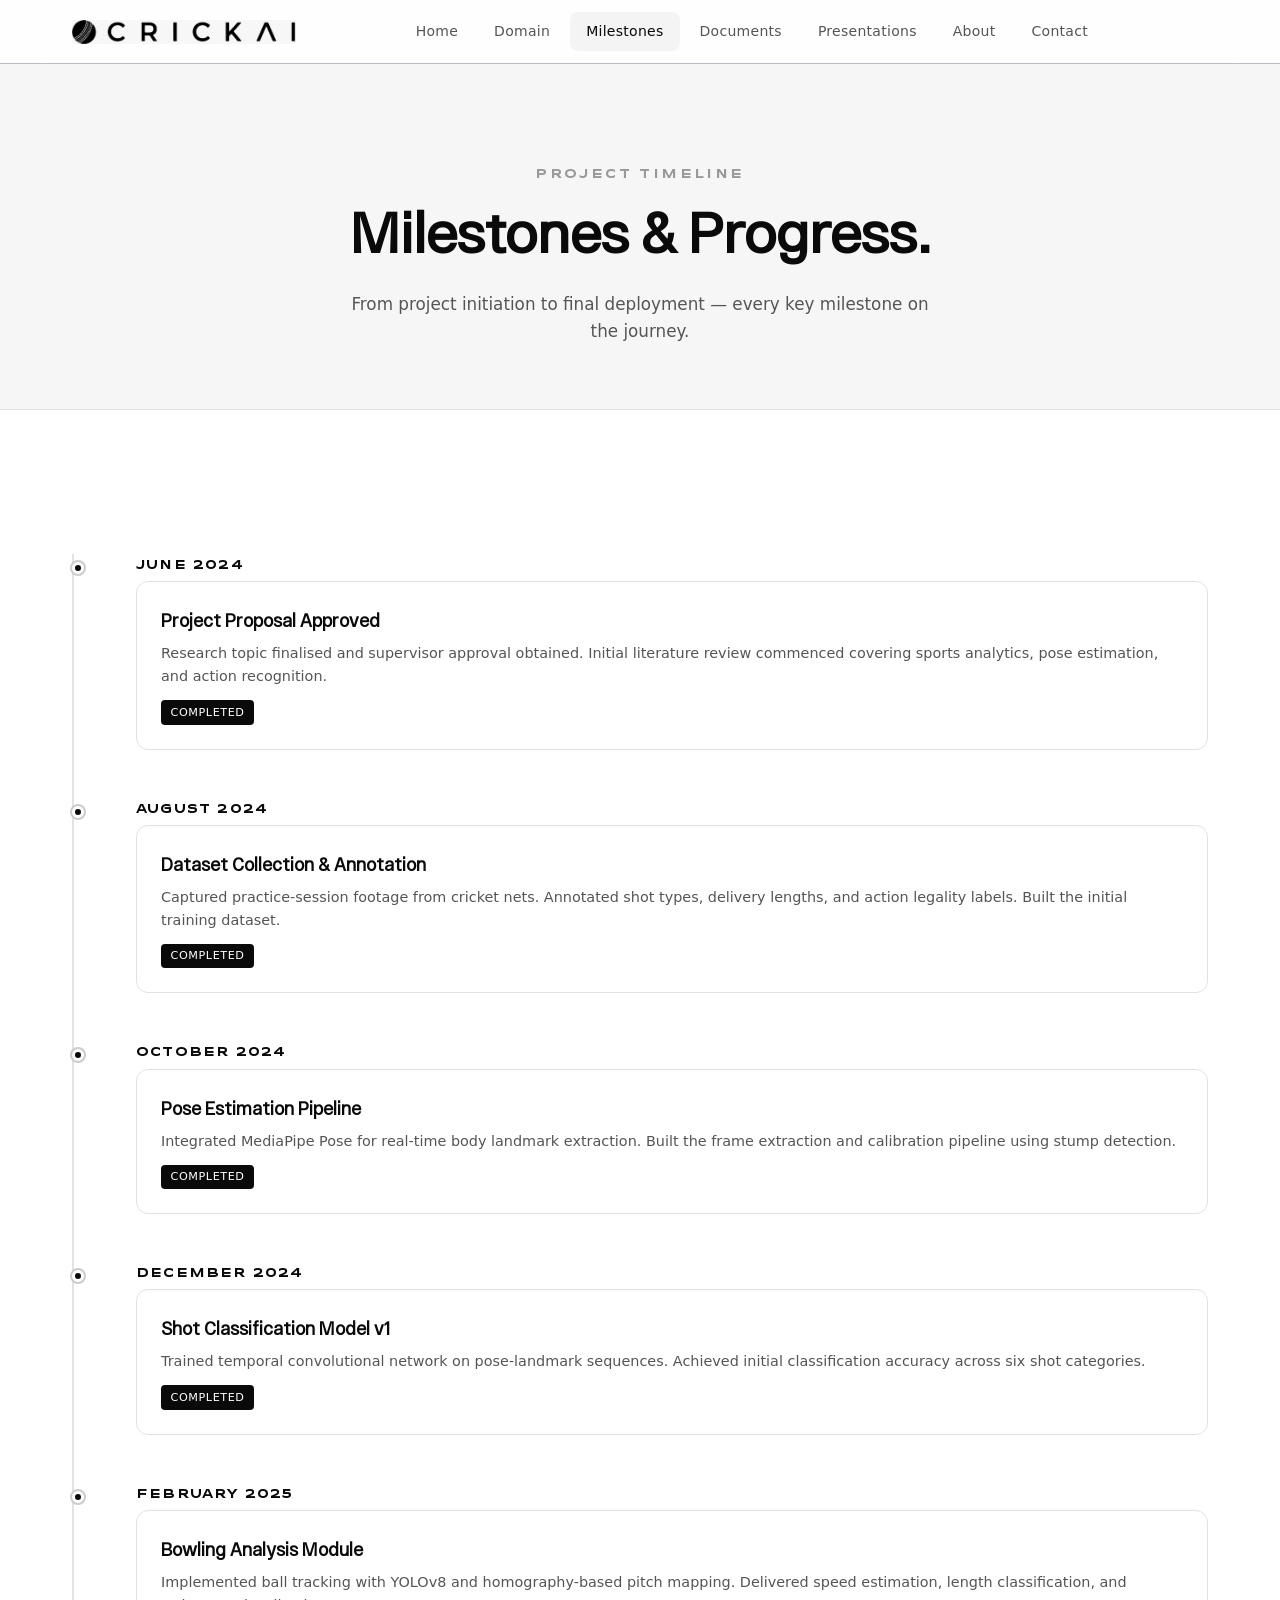
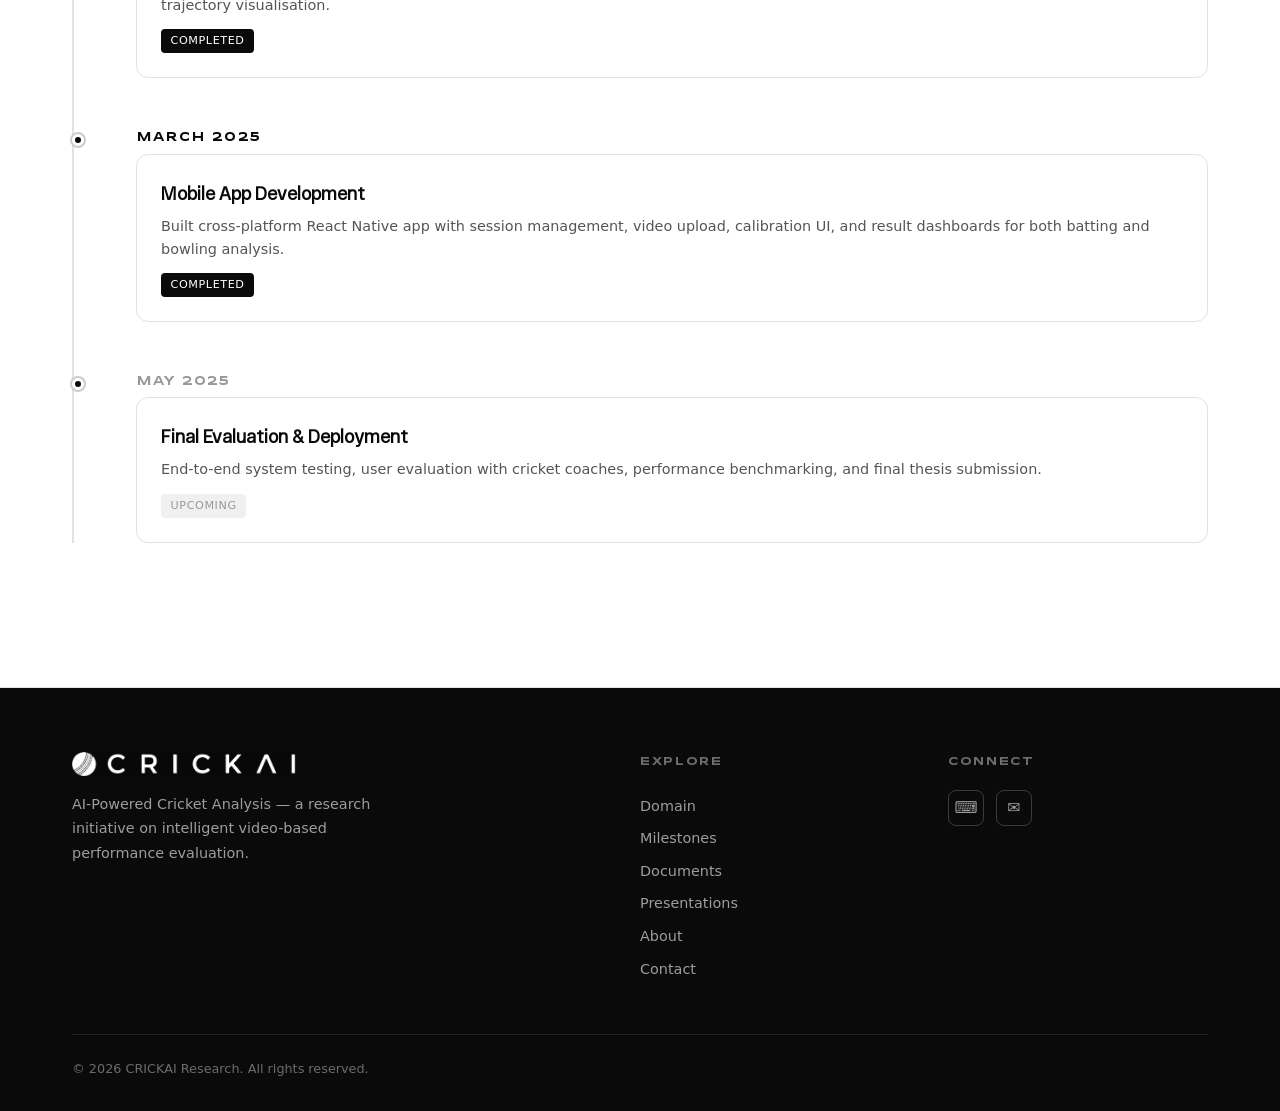
<file: milestones.html>
<!DOCTYPE html>
<html lang="en">
<head>
  <meta charset="UTF-8" />
  <meta name="viewport" content="width=device-width, initial-scale=1.0" />
  <title>Milestones — CRICKAI Research</title>
  <meta name="description" content="Track the progress and milestones of the CrickAI research project." />
  <link rel="stylesheet" href="style.css" />
</head>
<body>

<nav class="navbar" id="navbar">
  <div class="container">
    <a href="index.html" class="nav-logo"><img src="assets/images/logo-black.jpeg" alt="CrickAI" /></a>
    <div class="nav-links">
      <a href="index.html">Home</a>
      <a href="domain.html">Domain</a>
      <a href="milestones.html" class="active">Milestones</a>
      <a href="documents.html">Documents</a>
      <a href="presentations.html">Presentations</a>
      <a href="about.html">About</a>
      <a href="contact.html">Contact</a>
    </div>
    <div class="nav-right">
      
      <button class="hamburger" id="hamburger" aria-label="Menu">☰</button>
    </div>
  </div>
</nav>
<div class="mobile-nav" id="mobileNav">
  <a href="index.html">Home</a>
  <a href="domain.html">Domain</a>
  <a href="milestones.html">Milestones</a>
      <a href="documents.html">Documents</a>
      <a href="presentations.html">Presentations</a>
  <a href="about.html">About</a>
  <a href="contact.html">Contact</a>
</div>

<section class="page-hero">
  <div class="container">
    <span class="section-label">Project Timeline</span>
    <h1>Milestones & Progress.</h1>
    <p>From project initiation to final deployment — every key milestone on the journey.</p>
  </div>
</section>

<section class="section">
  <div class="container">
    <div class="timeline">

      <div class="timeline-item completed fade-in">
        <div class="timeline-date">June 2024</div>
        <div class="timeline-card">
          <h3>Project Proposal Approved</h3>
          <p>Research topic finalised and supervisor approval obtained. Initial literature review commenced covering sports analytics, pose estimation, and action recognition.</p>
          <span class="timeline-tag">Completed</span>
        </div>
      </div>

      <div class="timeline-item completed fade-in">
        <div class="timeline-date">August 2024</div>
        <div class="timeline-card">
          <h3>Dataset Collection & Annotation</h3>
          <p>Captured practice-session footage from cricket nets. Annotated shot types, delivery lengths, and action legality labels. Built the initial training dataset.</p>
          <span class="timeline-tag">Completed</span>
        </div>
      </div>

      <div class="timeline-item completed fade-in">
        <div class="timeline-date">October 2024</div>
        <div class="timeline-card">
          <h3>Pose Estimation Pipeline</h3>
          <p>Integrated MediaPipe Pose for real-time body landmark extraction. Built the frame extraction and calibration pipeline using stump detection.</p>
          <span class="timeline-tag">Completed</span>
        </div>
      </div>

      <div class="timeline-item completed fade-in">
        <div class="timeline-date">December 2024</div>
        <div class="timeline-card">
          <h3>Shot Classification Model v1</h3>
          <p>Trained temporal convolutional network on pose-landmark sequences. Achieved initial classification accuracy across six shot categories.</p>
          <span class="timeline-tag">Completed</span>
        </div>
      </div>

      <div class="timeline-item completed fade-in">
        <div class="timeline-date">February 2025</div>
        <div class="timeline-card">
          <h3>Bowling Analysis Module</h3>
          <p>Implemented ball tracking with YOLOv8 and homography-based pitch mapping. Delivered speed estimation, length classification, and trajectory visualisation.</p>
          <span class="timeline-tag">Completed</span>
        </div>
      </div>

      <div class="timeline-item completed fade-in">
        <div class="timeline-date">March 2025</div>
        <div class="timeline-card">
          <h3>Mobile App Development</h3>
          <p>Built cross-platform React Native app with session management, video upload, calibration UI, and result dashboards for both batting and bowling analysis.</p>
          <span class="timeline-tag">Completed</span>
        </div>
      </div>

      <div class="timeline-item fade-in">
        <div class="timeline-date">May 2025</div>
        <div class="timeline-card">
          <h3>Final Evaluation & Deployment</h3>
          <p>End-to-end system testing, user evaluation with cricket coaches, performance benchmarking, and final thesis submission.</p>
          <span class="timeline-tag">Upcoming</span>
        </div>
      </div>

    </div>
  </div>
</section>

<footer class="footer">
  <div class="container">
    <div class="footer-grid">
      <div class="footer-brand">
        <a href="index.html" class="nav-logo"><img src="assets/images/logo-black.jpeg" alt="CrickAI" /></a>
        <p>AI-Powered Cricket Analysis — a research initiative on intelligent video-based performance evaluation.</p>
      </div>
      <div>
        <h4>Explore</h4>
        <div class="footer-links">
          <a href="domain.html">Domain</a>
          <a href="milestones.html">Milestones</a>
      <a href="documents.html">Documents</a>
      <a href="presentations.html">Presentations</a>
          <a href="about.html">About</a>
          <a href="contact.html">Contact</a>
        </div>
      </div>
      <div>
        <h4>Connect</h4>
        <div class="footer-social">
          <a href="#" aria-label="GitHub">⌨</a>
          <a href="#" aria-label="Email">✉</a>
        </div>
      </div>
    </div>
    <div class="footer-bottom">© 2026 CRICKAI Research. All rights reserved.</div>
  </div>
</footer>

<script src="script.js"></script>
</body>
</html>
</file>
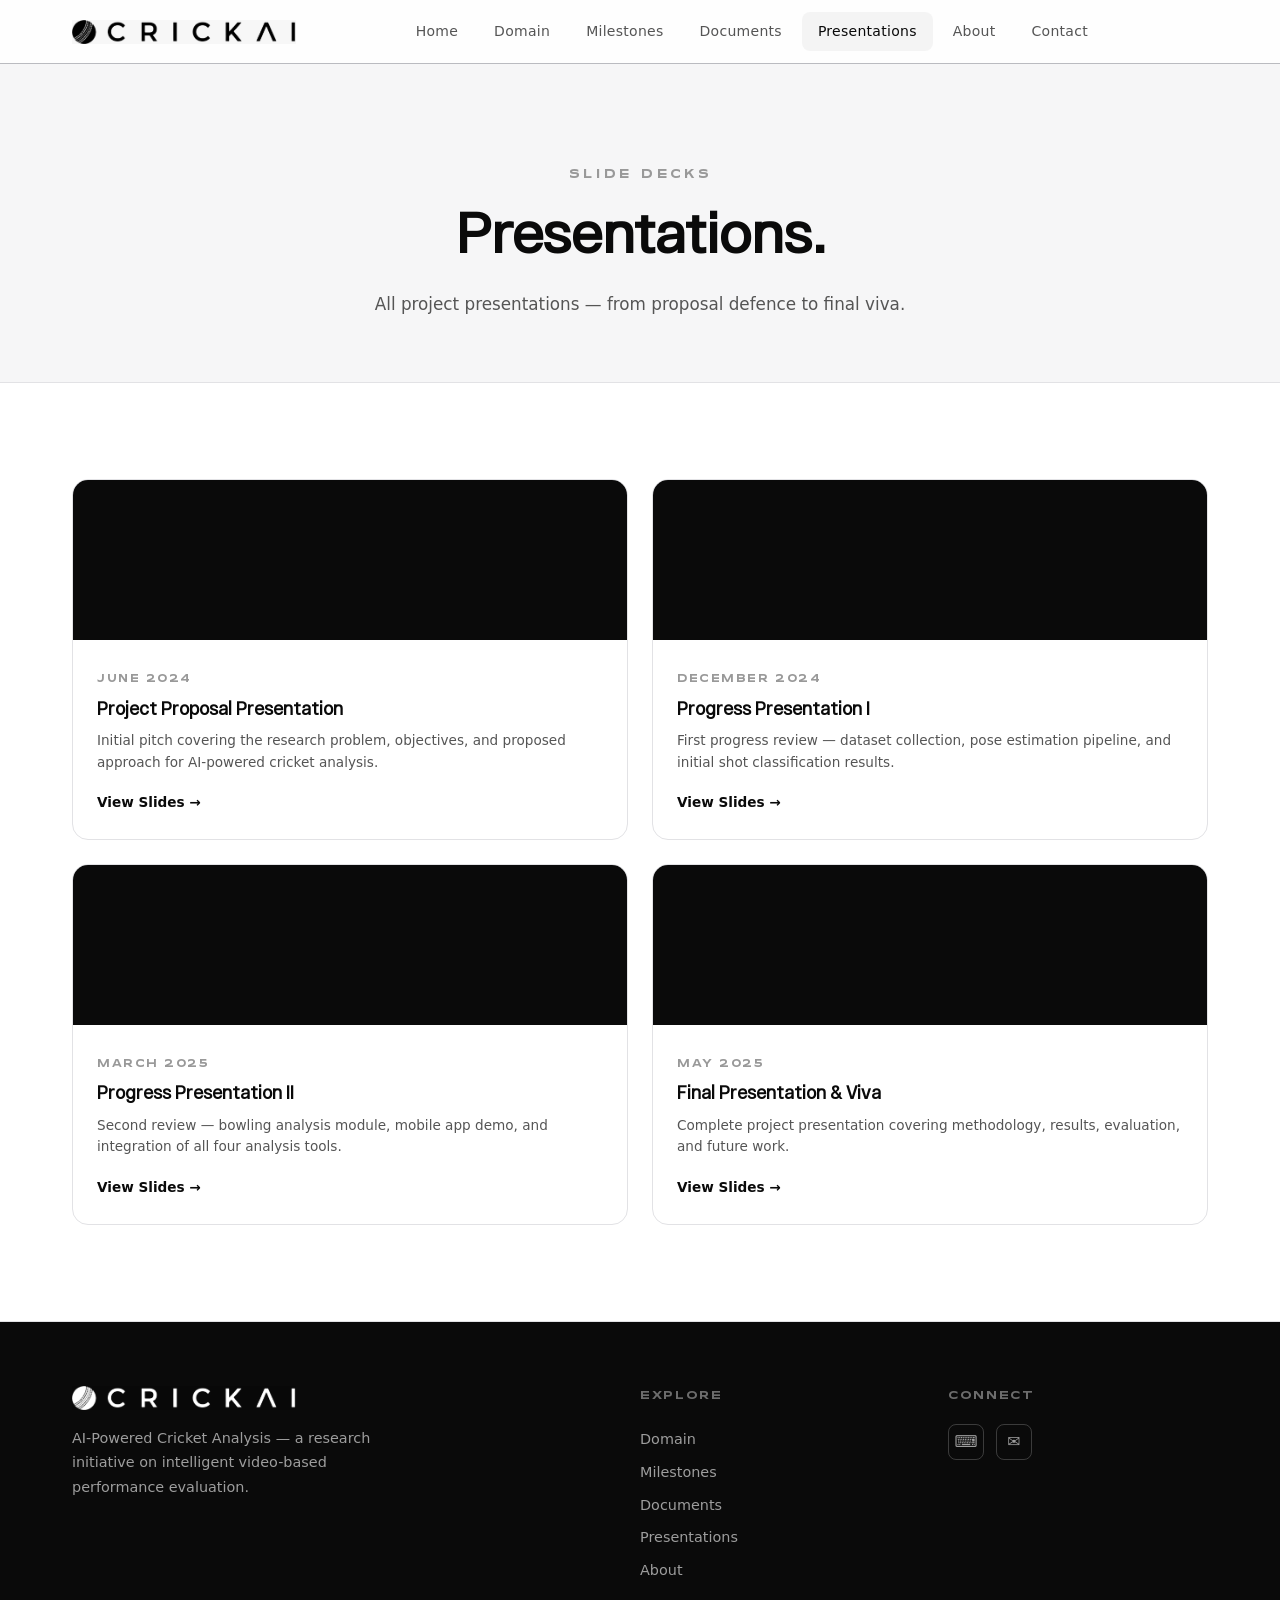
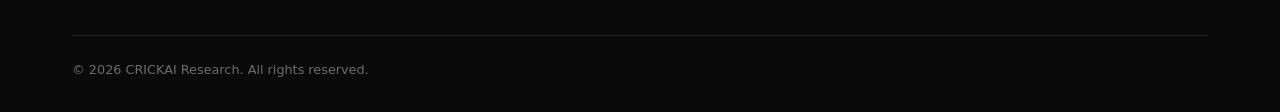
<file: presentations.html>
<!DOCTYPE html>
<html lang="en">
<head>
  <meta charset="UTF-8" />
  <meta name="viewport" content="width=device-width, initial-scale=1.0" />
  <title>Presentations — CRICKAI Research</title>
  <meta name="description" content="View all project presentations and slide decks from the CrickAI research project." />
  <link rel="stylesheet" href="style.css" />
</head>
<body>

<nav class="navbar" id="navbar">
  <div class="container">
    <a href="index.html" class="nav-logo"><img src="assets/images/logo-black.jpeg" alt="CrickAI" /></a>
    <div class="nav-links">
      <a href="index.html">Home</a>
      <a href="domain.html">Domain</a>
      <a href="milestones.html">Milestones</a>
      <a href="documents.html">Documents</a>
      <a href="presentations.html" class="active">Presentations</a>
      <a href="about.html">About</a>
      <a href="contact.html">Contact</a>
    </div>
    <div class="nav-right">
      <button class="hamburger" id="hamburger" aria-label="Menu">☰</button>
    </div>
  </div>
</nav>
<div class="mobile-nav" id="mobileNav">
  <a href="index.html">Home</a>
  <a href="domain.html">Domain</a>
  <a href="milestones.html">Milestones</a>
  <a href="documents.html">Documents</a>
  <a href="presentations.html">Presentations</a>
  <a href="about.html">About</a>
  <a href="contact.html">Contact</a>
</div>

<section class="page-hero">
  <div class="container">
    <span class="section-label">Slide Decks</span>
    <h1>Presentations.</h1>
    <p>All project presentations — from proposal defence to final viva.</p>
  </div>
</section>

<section class="section">
  <div class="container">
    <div class="pres-grid">

      <div class="pres-card fade-in">
        <div class="pres-thumb">
          
        </div>
        <div class="pres-info">
          <span class="pres-date">June 2024</span>
          <h3>Project Proposal Presentation</h3>
          <p>Initial pitch covering the research problem, objectives, and proposed approach for AI-powered cricket analysis.</p>
          <a href="https://mysliit.sharepoint.com/:p:/s/CDAPSubmissionCloud/IQDf0DW0DfELS5aC1c3255eAAUINBLerCuwTrGv5SFpCGig?e=vOudiF" class="pres-link">View Slides →</a>
        </div>
      </div>

      <div class="pres-card fade-in">
        <div class="pres-thumb">
          
        </div>
        <div class="pres-info">
          <span class="pres-date">December 2024</span>
          <h3>Progress Presentation I</h3>
          <p>First progress review — dataset collection, pose estimation pipeline, and initial shot classification results.</p>
          <a href="https://mysliit.sharepoint.com/:p:/s/CDAPSubmissionCloud/IQDJCjzQpH_wTIllb58HEuHHASEq-IOj2ZM8AbBS4aVbDNY?e=O6CZKm" class="pres-link">View Slides →</a>
        </div>
      </div>

      <div class="pres-card fade-in">
        <div class="pres-thumb">
          
        </div>
        <div class="pres-info">
          <span class="pres-date">March 2025</span>
          <h3>Progress Presentation II</h3>
          <p>Second review — bowling analysis module, mobile app demo, and integration of all four analysis tools.</p>
          <a href="https://mysliit.sharepoint.com/:p:/s/CDAPSubmissionCloud/IQCaNo5sUOAvSq5MpOrqQodBAWyDOfLtrRBtGcLmoobPS_Q?e=lekZGN" class="pres-link">View Slides →</a>
        </div>
      </div>

      <div class="pres-card fade-in">
        <div class="pres-thumb">
          
        </div>
        <div class="pres-info">
          <span class="pres-date">May 2025</span>
          <h3>Final Presentation & Viva</h3>
          <p>Complete project presentation covering methodology, results, evaluation, and future work.</p>
          <a href="https://canva.link/6w6yfpg0zk30gk7" class="pres-link">View Slides →</a>
        </div>
      </div>

    </div>
  </div>
</section>

<footer class="footer">
  <div class="container">
    <div class="footer-grid">
      <div class="footer-brand">
        <a href="index.html" class="nav-logo"><img src="assets/images/logo-black.jpeg" alt="CrickAI" /></a>
        <p>AI-Powered Cricket Analysis — a research initiative on intelligent video-based performance evaluation.</p>
      </div>
      <div>
        <h4>Explore</h4>
        <div class="footer-links">
          <a href="domain.html">Domain</a>
          <a href="milestones.html">Milestones</a>
          <a href="documents.html">Documents</a>
          <a href="presentations.html">Presentations</a>
          <a href="about.html">About</a>
        </div>
      </div>
      <div>
        <h4>Connect</h4>
        <div class="footer-social">
          <a href="#" aria-label="GitHub">⌨</a>
          <a href="#" aria-label="Email">✉</a>
        </div>
      </div>
    </div>
    <div class="footer-bottom">© 2026 CRICKAI Research. All rights reserved.</div>
  </div>
</footer>

<script src="script.js"></script>
</body>
</html>
</file>
<file: style.css>
/* ===== FONTS ===== */
@font-face {
  font-family: 'RFDewi';
  src: url('assets/fonts/RFDewi-Regular.ttf') format('truetype');
  font-weight: 400;
}
@font-face {
  font-family: 'TapasSans';
  src: url('assets/fonts/Tapas Sans.ttf') format('truetype');
  font-weight: 400;
}
@font-face {
  font-family: 'PeterBlack';
  src: url('assets/fonts/peter-black.otf') format('opentype');
  font-weight: 900;
}

/* ===== RESET & BASE ===== */
*, *::before, *::after { margin: 0; padding: 0; box-sizing: border-box; }

:root {
  --bg-primary: #ffffff;
  --bg-secondary: #f6f6f7;
  --bg-card: #ffffff;
  --bg-card-hover: #f0f0f2;
  --border: #e2e2e5;
  --text-primary: #0a0a0a;
  --text-secondary: #555555;
  --text-muted: #999999;
  --accent: #0a0a0a;
  --accent-dim: #333333;
  --accent-glow: rgba(0, 0, 0, 0.05);
  --green: #222222;
  --font-display: 'PeterBlack', 'TapasSans', sans-serif;
  --font-heading: 'RFDewi', system-ui, sans-serif;
  --font-body: system-ui, -apple-system, BlinkMacSystemFont, 'Segoe UI', sans-serif;
  --font-label: 'TapasSans', sans-serif;
  --nav-height: 64px;
  --max-width: 1200px;
  --transition: 0.3s cubic-bezier(0.4, 0, 0.2, 1);
}

html { scroll-behavior: smooth; font-size: 16px; }

body {
  font-family: var(--font-body);
  background: var(--bg-primary);
  color: var(--text-primary);
  line-height: 1.6;
  overflow-x: hidden;
  -webkit-font-smoothing: antialiased;
}

a { color: inherit; text-decoration: none; }
img { max-width: 100%; display: block; }
ul { list-style: none; }

.container { max-width: var(--max-width); margin: 0 auto; padding: 0 2rem; }

/* ===== NAVBAR ===== */
.navbar {
  position: fixed; top: 0; left: 0; width: 100%; z-index: 1000;
  background: rgba(255, 255, 255, 0.85);
  backdrop-filter: blur(20px); -webkit-backdrop-filter: blur(20px);
  border-bottom: 1px solid var(--border);
  height: var(--nav-height);
  transition: var(--transition);
}
.navbar .container {
  display: flex; align-items: center; justify-content: space-between; height: 100%;
}
.nav-logo {
  display: flex; align-items: center; gap: 0.75rem;
  font-family: var(--font-label); font-size: 1.1rem;
  letter-spacing: 0.3em; text-transform: uppercase; color: var(--text-primary);
}
.nav-logo img { height: 24px; width: auto; }
.nav-links { display: flex; gap: 0.25rem; }
.nav-links a {
  padding: 0.5rem 1rem; border-radius: 8px; font-size: 0.875rem;
  color: var(--text-secondary); transition: var(--transition);
  letter-spacing: 0.02em;
}
.nav-links a:hover, .nav-links a.active {
  color: var(--text-primary); background: rgba(0,0,0,0.04);
}
.nav-right { display: flex; align-items: center; gap: 1rem; }
.theme-toggle {
  display: none;
}
.hamburger {
  display: none; background: none; border: none; color: var(--text-primary);
  cursor: pointer; padding: 0.5rem; font-size: 1.5rem;
}

/* Mobile Nav */
.mobile-nav {
  display: none; position: fixed; top: var(--nav-height); left: 0; width: 100%;
  background: rgba(255,255,255,0.97); backdrop-filter: blur(20px);
  border-bottom: 1px solid var(--border);
  flex-direction: column; padding: 1rem 2rem 2rem;
  transform: translateY(-100%); opacity: 0;
  transition: var(--transition);
}
.mobile-nav.open { transform: translateY(0); opacity: 1; }
.mobile-nav a {
  padding: 0.75rem 0; color: var(--text-secondary); font-size: 1rem;
  border-bottom: 1px solid var(--border); transition: var(--transition);
}
.mobile-nav a:last-child { border-bottom: none; }
.mobile-nav a:hover { color: var(--text-primary); }

/* ===== HERO ===== */
.hero {
  min-height: 100vh; display: flex; align-items: center; justify-content: center;
  text-align: center; padding: 8rem 2rem 4rem;
  position: relative; overflow: hidden;
}
.hero::before {
  content: ''; position: absolute; top: -40%; left: 50%; transform: translateX(-50%);
  width: 800px; height: 800px; border-radius: 50%;
  background: radial-gradient(circle, rgba(0,0,0,0.03) 0%, transparent 70%);
  pointer-events: none; animation: pulseGlow 6s ease-in-out infinite;
}
@keyframes pulseGlow {
  0%, 100% { opacity: 0.5; transform: translateX(-50%) scale(1); }
  50% { opacity: 1; transform: translateX(-50%) scale(1.1); }
}
.hero-content { position: relative; z-index: 1; max-width: 800px; }
.hero-badge {
  display: inline-block; padding: 0.4rem 1.25rem; border-radius: 50px;
  border: 1px solid var(--border); background: var(--bg-secondary);
  font-family: var(--font-label); font-size: 0.75rem; letter-spacing: 0.15em; text-transform: uppercase;
  color: var(--text-secondary); margin-bottom: 2rem;
}
.hero h1 {
  font-family: var(--font-display); font-size: clamp(3rem, 8vw, 6rem);
  line-height: 1; letter-spacing: -0.02em; margin-bottom: 1.5rem;
  color: var(--text-primary);
}
.hero h1 .accent { color: var(--text-primary); }
.hero p {
  font-size: 1.125rem; color: var(--text-secondary);
  max-width: 540px; margin: 0 auto 2.5rem; line-height: 1.7;
}
.hero-cta {
  display: inline-flex; align-items: center; gap: 0.5rem;
  padding: 0.875rem 2rem; border-radius: 10px;
  background: #0a0a0a; color: #fff; font-size: 0.9rem;
  font-weight: 600; letter-spacing: 0.02em;
  transition: var(--transition); border: none; cursor: pointer;
}
.hero-cta:hover { background: #333; transform: translateY(-2px); box-shadow: 0 8px 30px rgba(0,0,0,0.15); }
.hero-scroll {
  position: absolute; bottom: 2rem; left: 50%; transform: translateX(-50%);
  display: flex; flex-direction: column; align-items: center; gap: 0.5rem;
  color: var(--text-muted); font-size: 0.75rem; letter-spacing: 0.1em;
  animation: bobDown 2s ease-in-out infinite;
}
@keyframes bobDown {
  0%, 100% { transform: translateX(-50%) translateY(0); }
  50% { transform: translateX(-50%) translateY(8px); }
}

/* ===== STATS BAR ===== */
.stats-bar {
  padding: 3rem 0; border-top: 1px solid var(--border);
  border-bottom: 1px solid var(--border); background: var(--bg-secondary);
}
.stats-grid {
  display: grid; grid-template-columns: repeat(4, 1fr); gap: 2rem; text-align: center;
}
.stat-item h3 {
  font-family: var(--font-display); font-size: 2.5rem;
  color: var(--text-primary); margin-bottom: 0.25rem;
}
.stat-item p { font-family: var(--font-label); font-size: 0.75rem; letter-spacing: 0.15em; text-transform: uppercase; color: var(--text-muted); }

/* ===== SECTION COMMON ===== */
.section { padding: 6rem 0; }
.section-label {
  font-family: var(--font-label); font-size: 0.75rem; letter-spacing: 0.2em; text-transform: uppercase;
  color: var(--text-muted); margin-bottom: 1rem;
}
.section-title {
  font-family: var(--font-heading); font-size: clamp(2rem, 4vw, 3rem);
  line-height: 1.15; margin-bottom: 1rem;
}
.section-desc {
  font-size: 1rem; color: var(--text-secondary); max-width: 600px; line-height: 1.7;
}

/* ===== FEATURES ===== */
.features-grid {
  display: grid; grid-template-columns: repeat(2, 1fr); gap: 1.5rem; margin-top: 3rem;
}
.feature-card {
  background: var(--bg-card); border: 1px solid var(--border);
  border-radius: 16px; padding: 2rem; transition: var(--transition);
  position: relative; overflow: hidden;
}
.feature-card::before {
  content: ''; position: absolute; top: 0; left: 0; right: 0; height: 2px;
  background: linear-gradient(90deg, transparent, #0a0a0a, transparent);
  opacity: 0; transition: var(--transition);
}
.feature-card:hover { background: var(--bg-card-hover); border-color: #ccc; transform: translateY(-4px); box-shadow: 0 12px 40px rgba(0,0,0,0.08); }
.feature-card:hover::before { opacity: 1; }
.feature-number {
  font-family: var(--font-display); font-size: 3rem;
  color: rgba(0,0,0,0.05); position: absolute; top: 1rem; right: 1.5rem;
}
.feature-icon {
  width: 48px; height: 48px; border-radius: 12px;
  background: #0a0a0a; display: flex; align-items: center; justify-content: center;
  margin-bottom: 1.25rem; font-size: 1.25rem; color: #fff;
}
.feature-card h3 {
  font-family: var(--font-heading); font-size: 1.25rem; margin-bottom: 0.75rem;
}
.feature-card p { font-size: 0.9rem; color: var(--text-secondary); line-height: 1.6; }

/* ===== APP SHOWCASE ===== */
.showcase { background: var(--bg-secondary); }
.showcase-header { text-align: center; margin-bottom: 3rem; }
.showcase-header .section-desc { margin: 0.75rem auto 0; }
.phone-carousel {
  display: flex; gap: 1.5rem; justify-content: center; align-items: center;
  overflow-x: auto; padding: 2rem 0; scroll-snap-type: x mandatory;
  -webkit-overflow-scrolling: touch; scrollbar-width: none;
}
.phone-carousel::-webkit-scrollbar { display: none; }
.phone-frame {
  flex-shrink: 0; width: 260px; border-radius: 24px; overflow: hidden;
  border: 1px solid var(--border); background: #fff;
  transition: var(--transition); scroll-snap-align: center;
  box-shadow: 0 8px 30px rgba(0,0,0,0.08);
}
.phone-frame:hover { transform: scale(1.05); box-shadow: 0 16px 50px rgba(0,0,0,0.12); }
.phone-frame img { width: 100%; height: auto; display: block; }

/* ===== DOMAIN / RESEARCH ===== */
.domain-layout { display: grid; grid-template-columns: 240px 1fr; gap: 3rem; margin-top: 3rem; }
.domain-sidebar { position: sticky; top: calc(var(--nav-height) + 2rem); align-self: start; }
.domain-sidebar h4 {
  font-family: var(--font-label);
  font-size: 0.7rem; letter-spacing: 0.15em; text-transform: uppercase;
  color: var(--text-muted); margin-bottom: 1rem;
}
.domain-sidebar a {
  display: flex; align-items: center; gap: 0.75rem;
  padding: 0.6rem 1rem; border-radius: 8px; font-size: 0.9rem;
  color: var(--text-secondary); transition: var(--transition); margin-bottom: 0.25rem;
}
.domain-sidebar a:hover, .domain-sidebar a.active {
  color: #0a0a0a; background: rgba(0,0,0,0.05);
}
.domain-content { max-width: 800px; }
.domain-block { margin-bottom: 4rem; }
.domain-block .block-number {
  font-family: var(--font-display); font-size: 5rem; color: rgba(0,0,0,0.04);
  line-height: 1; margin-bottom: -1.5rem; position: relative;
}
.domain-block h3 { font-family: var(--font-heading); font-size: 1.5rem; margin-bottom: 1rem; }
.domain-block p { color: var(--text-secondary); line-height: 1.8; margin-bottom: 1rem; }

/* ===== MILESTONES ===== */
.timeline { position: relative; margin-top: 3rem; padding-left: 2rem; }
.timeline::before {
  content: ''; position: absolute; left: 0; top: 0; bottom: 0;
  width: 2px; background: var(--border);
}
.timeline-item {
  position: relative; margin-bottom: 3rem; padding-left: 2rem;
}
.timeline-item::before {
  content: ''; position: absolute; left: -2rem; top: 0.5rem;
  width: 12px; height: 12px; border-radius: 50%;
  background: #0a0a0a; border: 3px solid #fff;
  box-shadow: 0 0 0 2px #ccc;
}
.timeline-item.completed::before { background: #0a0a0a; }
.timeline-date {
  font-family: var(--font-label);
  font-size: 0.75rem; letter-spacing: 0.1em; text-transform: uppercase;
  color: var(--text-muted); margin-bottom: 0.5rem;
}
.timeline-item.completed .timeline-date { color: #0a0a0a; }
.timeline-card {
  background: var(--bg-card); border: 1px solid var(--border); border-radius: 12px;
  padding: 1.5rem; transition: var(--transition);
}
.timeline-card:hover { background: var(--bg-card-hover); box-shadow: 0 4px 20px rgba(0,0,0,0.06); }
.timeline-card h3 { font-family: var(--font-heading); font-size: 1.1rem; margin-bottom: 0.5rem; }
.timeline-card p { font-size: 0.9rem; color: var(--text-secondary); }
.timeline-tag {
  display: inline-block; padding: 0.2rem 0.6rem; border-radius: 4px;
  font-size: 0.7rem; letter-spacing: 0.05em; text-transform: uppercase;
  background: rgba(0,0,0,0.06); color: var(--text-muted); margin-top: 0.75rem;
}
.timeline-item.completed .timeline-tag { background: #0a0a0a; color: #fff; }

/* ===== ABOUT / TEAM ===== */
.team-grid { display: grid; grid-template-columns: repeat(auto-fit, minmax(240px, 1fr)); gap: 1.5rem; margin-top: 3rem; }
.team-card {
  background: var(--bg-card); border: 1px solid var(--border);
  border-radius: 16px; padding: 2rem; text-align: center; transition: var(--transition);
}
.team-card:hover { background: var(--bg-card-hover); transform: translateY(-4px); box-shadow: 0 12px 40px rgba(0,0,0,0.06); }
.team-avatar {
  width: 80px; height: 80px; border-radius: 50%;
  background: #0a0a0a;
  display: flex; align-items: center; justify-content: center;
  margin: 0 auto 1.25rem; font-family: var(--font-display);
  font-size: 1.5rem; color: #fff;
}
.team-card h3 { font-family: var(--font-heading); font-size: 1.1rem; margin-bottom: 0.25rem; }
.team-card .role { font-size: 0.85rem; color: var(--text-muted); margin-bottom: 0.75rem; }
.team-card p { font-size: 0.85rem; color: var(--text-secondary); }
.team-id {
  display: inline-block; margin-top: 0.75rem; padding: 0.2rem 0.6rem;
  border-radius: 4px; font-family: monospace; font-size: 0.7rem;
  background: rgba(0,0,0,0.06); color: var(--text-muted);
}
.about-project { max-width: 800px; }

/* ===== CONTACT ===== */
.contact-grid { display: grid; grid-template-columns: 1fr 1fr; gap: 3rem; margin-top: 3rem; }
.contact-info-item {
  display: flex; align-items: flex-start; gap: 1rem; margin-bottom: 2rem;
}
.contact-icon {
  width: 44px; height: 44px; border-radius: 10px;
  background: #0a0a0a; display: flex; align-items: center; justify-content: center;
  color: #fff; font-size: 1.1rem; flex-shrink: 0;
}
.contact-info-item h4 { font-size: 0.9rem; margin-bottom: 0.25rem; }
.contact-info-item p { font-size: 0.875rem; color: var(--text-secondary); }
.contact-form { display: flex; flex-direction: column; gap: 1rem; }
.contact-form input, .contact-form textarea {
  background: #fff; border: 1px solid var(--border); border-radius: 10px;
  padding: 0.875rem 1rem; color: var(--text-primary); font-family: var(--font-body);
  font-size: 0.9rem; transition: var(--transition); resize: vertical;
}
.contact-form input:focus, .contact-form textarea:focus {
  outline: none; border-color: #0a0a0a; box-shadow: 0 0 0 3px rgba(0,0,0,0.08);
}
.contact-form input::placeholder, .contact-form textarea::placeholder { color: var(--text-muted); }
.contact-form button {
  padding: 0.875rem 2rem; border-radius: 10px; border: none;
  background: #0a0a0a; color: #fff; font-family: var(--font-body);
  font-size: 0.9rem; font-weight: 600; cursor: pointer;
  transition: var(--transition); align-self: flex-start;
}
.contact-form button:hover { background: #333; }

/* ===== FOOTER ===== */
.footer {
  padding: 4rem 0 2rem; border-top: 1px solid var(--border);
  background: #0a0a0a; color: #fff;
}
.footer-grid { display: grid; grid-template-columns: 2fr 1fr 1fr; gap: 3rem; margin-bottom: 3rem; }
.footer-brand p { color: rgba(255,255,255,0.6); font-size: 0.9rem; margin-top: 1rem; max-width: 320px; line-height: 1.7; }
.footer .nav-logo { color: #fff; }
.footer .nav-logo img { filter: invert(1); }
.footer h4 {
  font-family: var(--font-label);
  font-size: 0.7rem; letter-spacing: 0.15em; text-transform: uppercase;
  color: rgba(255,255,255,0.4); margin-bottom: 1.25rem;
}
.footer-links a {
  display: block; color: rgba(255,255,255,0.6); font-size: 0.9rem;
  padding: 0.3rem 0; transition: var(--transition);
}
.footer-links a:hover { color: #fff; }
.footer-social { display: flex; gap: 0.75rem; }
.footer-social a {
  width: 36px; height: 36px; border-radius: 8px; border: 1px solid rgba(255,255,255,0.2);
  display: flex; align-items: center; justify-content: center;
  color: rgba(255,255,255,0.6); font-size: 1rem; transition: var(--transition);
}
.footer-social a:hover { color: #fff; border-color: #fff; background: rgba(255,255,255,0.1); }
.footer-bottom {
  border-top: 1px solid rgba(255,255,255,0.1); padding-top: 1.5rem;
  font-size: 0.8rem; color: rgba(255,255,255,0.4);
}

/* ===== PAGE HERO (sub-pages) ===== */
.page-hero {
  padding: 10rem 0 4rem; text-align: center; position: relative;
  background: var(--bg-secondary); border-bottom: 1px solid var(--border);
}
.page-hero .section-label { position: relative; z-index: 1; }
.page-hero h1 {
  font-family: var(--font-heading); font-size: clamp(2.5rem, 5vw, 3.5rem);
  position: relative; z-index: 1; margin-bottom: 1rem;
}
.page-hero p {
  font-size: 1.05rem; color: var(--text-secondary); position: relative;
  z-index: 1; max-width: 600px; margin: 0 auto;
}

/* ===== DOCUMENTS ===== */
.docs-grid { display: flex; flex-direction: column; gap: 1rem; }
.doc-card {
  display: flex; align-items: center; gap: 1.5rem;
  background: var(--bg-card); border: 1px solid var(--border);
  border-radius: 12px; padding: 1.5rem 2rem; transition: var(--transition);
}
.doc-card:hover { background: var(--bg-card-hover); box-shadow: 0 4px 20px rgba(0,0,0,0.06); transform: translateX(4px); }
.doc-icon { font-size: 2rem; flex-shrink: 0; }
.doc-info { flex: 1; }
.doc-type {
  font-family: var(--font-label); font-size: 0.65rem; letter-spacing: 0.15em;
  text-transform: uppercase; color: var(--text-muted);
}
.doc-info h3 { font-family: var(--font-heading); font-size: 1.1rem; margin: 0.25rem 0; }
.doc-info p { font-size: 0.85rem; color: var(--text-secondary); }
.doc-download {
  flex-shrink: 0; padding: 0.5rem 1.25rem; border-radius: 8px;
  background: #0a0a0a; color: #fff; font-size: 0.8rem; font-weight: 600;
  transition: var(--transition);
}
.doc-download:hover { background: #333; }

/* ===== PRESENTATIONS ===== */
.pres-grid { display: grid; grid-template-columns: repeat(2, 1fr); gap: 1.5rem; }
.pres-card {
  background: var(--bg-card); border: 1px solid var(--border);
  border-radius: 16px; overflow: hidden; transition: var(--transition);
}
.pres-card:hover { box-shadow: 0 12px 40px rgba(0,0,0,0.08); transform: translateY(-4px); }
.pres-thumb {
  height: 160px; background: #0a0a0a;
  display: flex; align-items: center; justify-content: center;
}
.pres-slide-icon {
  width: 56px; height: 56px; border-radius: 50%;
  border: 2px solid rgba(255,255,255,0.3); display: flex; align-items: center;
  justify-content: center; font-size: 1.25rem; color: #fff;
  transition: var(--transition);
}
.pres-card:hover .pres-slide-icon { border-color: #fff; background: rgba(255,255,255,0.1); }
.pres-info { padding: 1.5rem; }
.pres-date {
  font-family: var(--font-label); font-size: 0.65rem; letter-spacing: 0.15em;
  text-transform: uppercase; color: var(--text-muted);
}
.pres-info h3 { font-family: var(--font-heading); font-size: 1.1rem; margin: 0.25rem 0 0.5rem; }
.pres-info p { font-size: 0.85rem; color: var(--text-secondary); margin-bottom: 1rem; line-height: 1.6; }
.pres-link { font-size: 0.85rem; font-weight: 600; color: #0a0a0a; transition: var(--transition); }
.pres-link:hover { opacity: 0.6; }

/* ===== ANIMATIONS ===== */
.fade-in {
  opacity: 0; transform: translateY(30px);
  transition: opacity 0.8s ease, transform 0.8s ease;
}
.fade-in.visible { opacity: 1; transform: translateY(0); }

/* ===== RESPONSIVE ===== */
@media (max-width: 768px) {
  .nav-links { display: none; }
  .hamburger { display: block; }
  .mobile-nav { display: flex; }
  .stats-grid { grid-template-columns: repeat(2, 1fr); gap: 1.5rem; }
  .features-grid { grid-template-columns: 1fr; }
  .domain-layout { grid-template-columns: 1fr; }
  .domain-sidebar { position: static; display: flex; flex-wrap: wrap; gap: 0.5rem; }
  .domain-sidebar a { font-size: 0.8rem; padding: 0.4rem 0.75rem; }
  .contact-grid { grid-template-columns: 1fr; }
  .footer-grid { grid-template-columns: 1fr; gap: 2rem; }
  .phone-frame { width: 200px; }
  .team-grid { grid-template-columns: 1fr 1fr; }
  .pres-grid { grid-template-columns: 1fr; }
  .doc-card { flex-direction: column; align-items: flex-start; text-align: left; }
  .doc-download { align-self: flex-start; }
}
@media (max-width: 480px) {
  .stats-grid { grid-template-columns: 1fr 1fr; }
  .team-grid { grid-template-columns: 1fr; }
  .phone-frame { width: 180px; }
}
</file>
